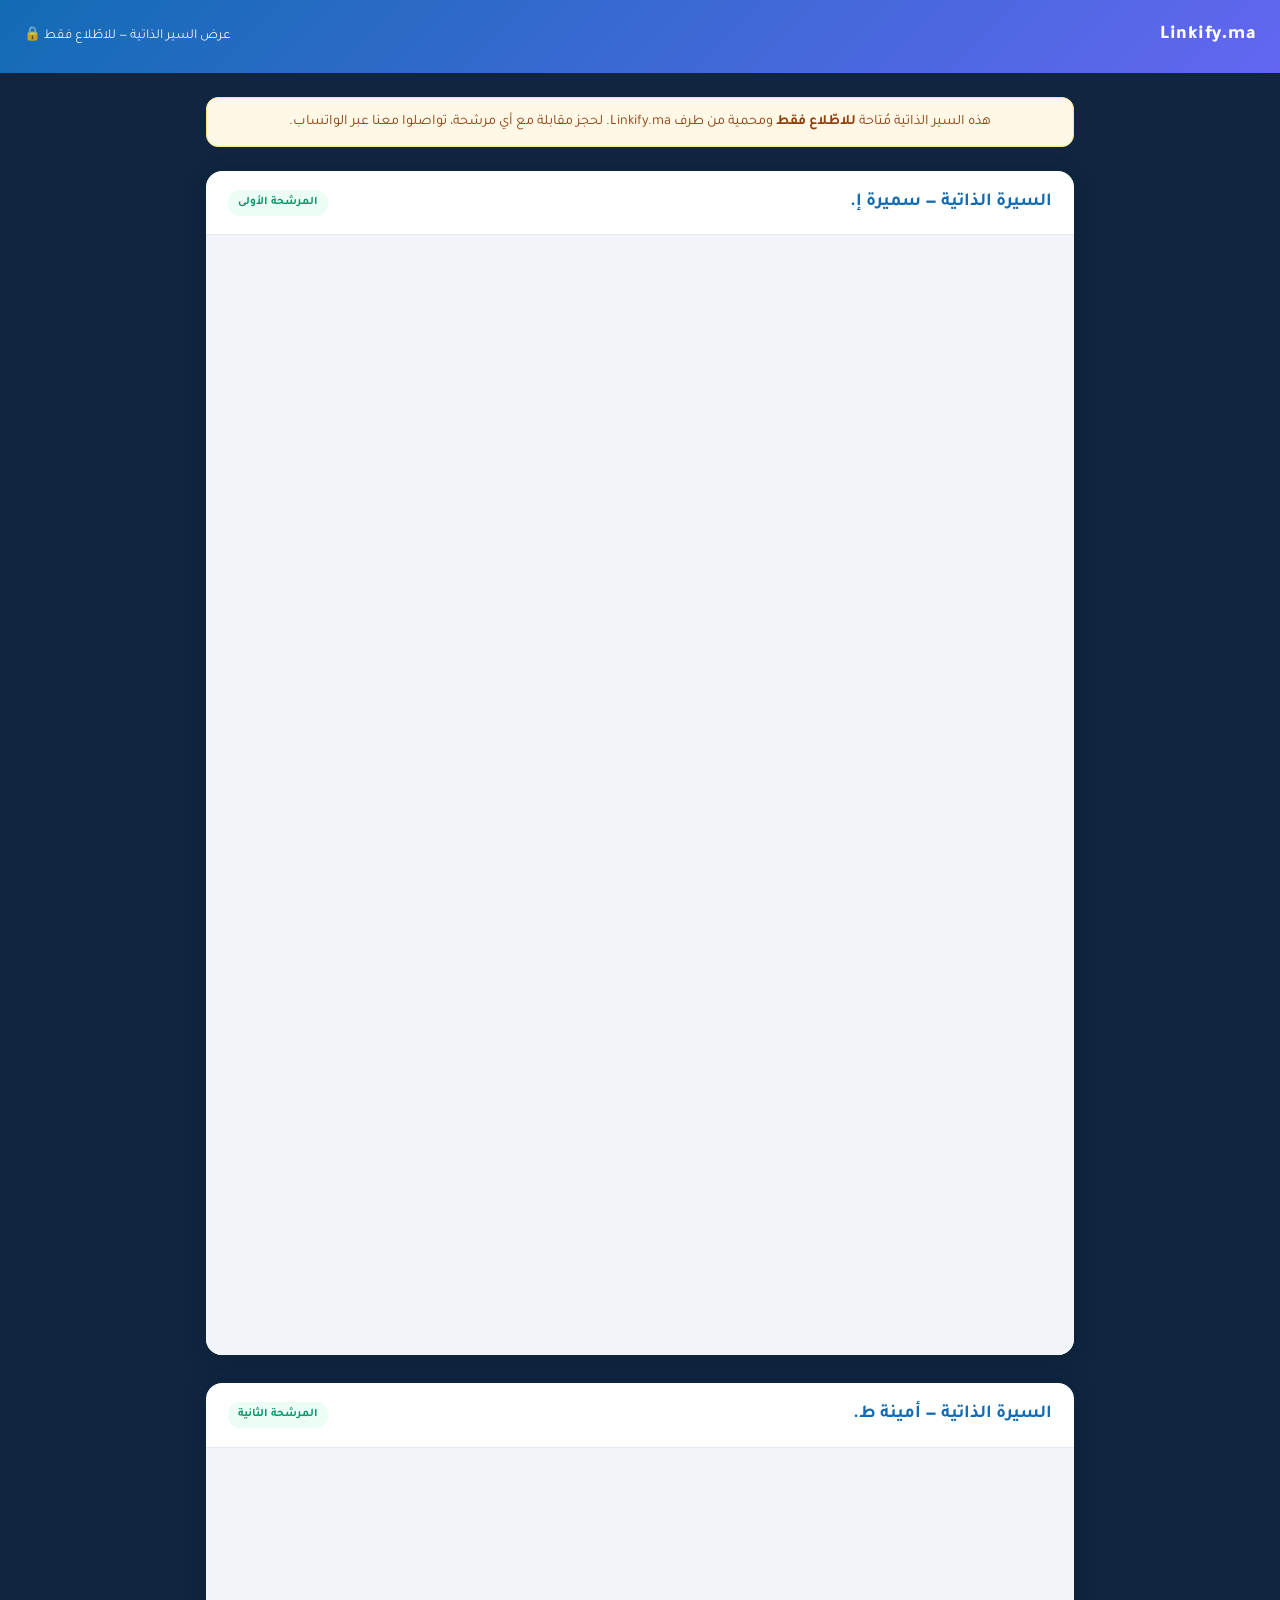
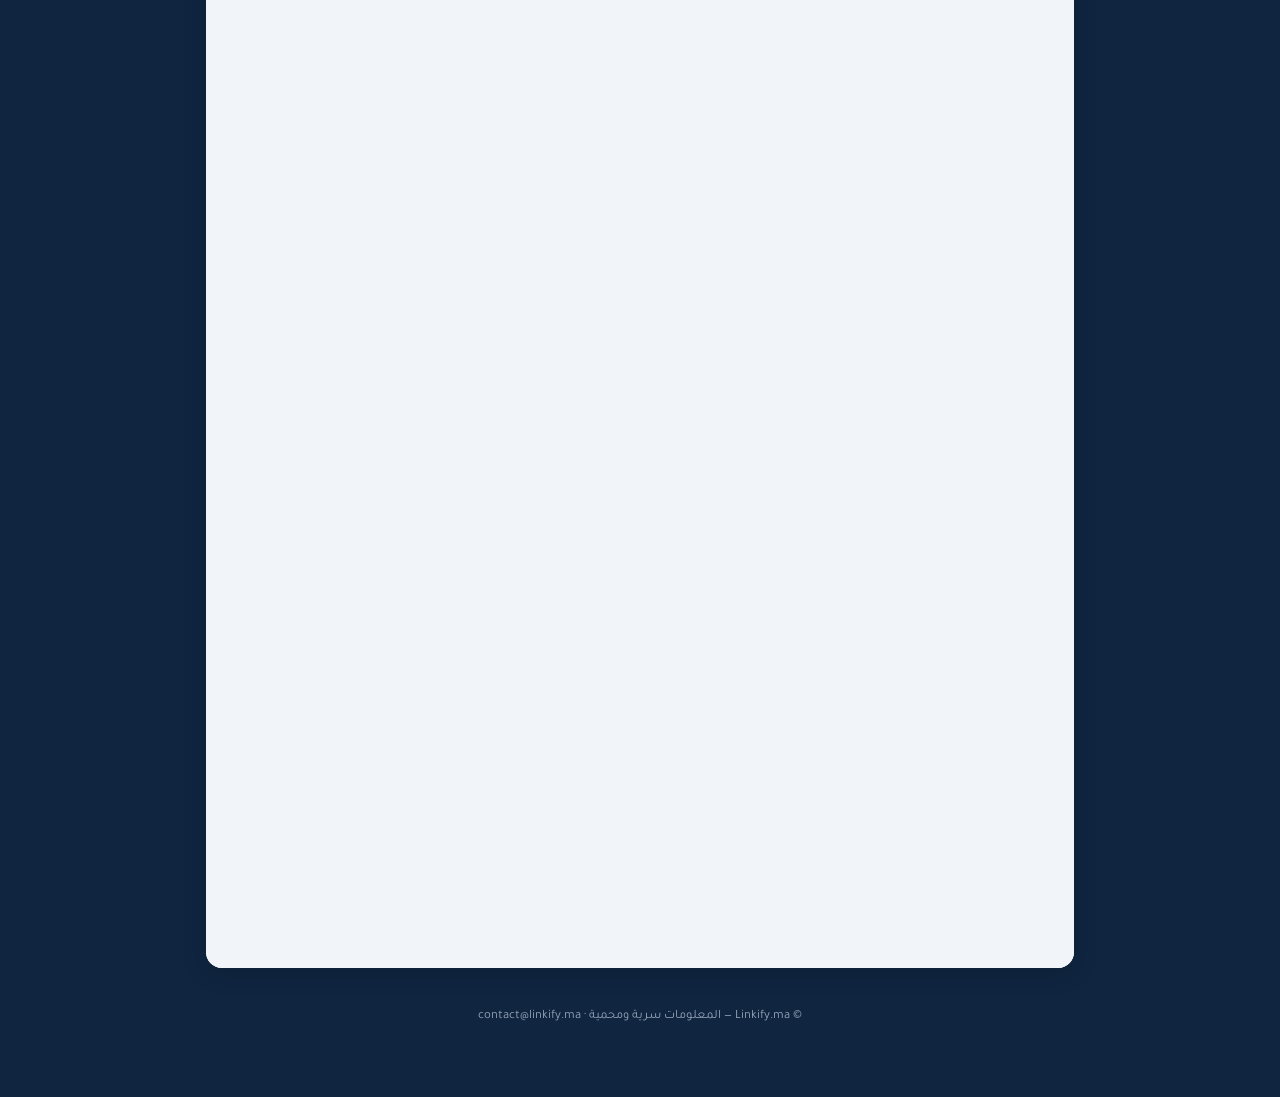
<file: cv-view.html>
<!DOCTYPE html>
<html lang="ar" dir="rtl">
<head>
<meta charset="UTF-8"/>
<meta name="viewport" content="width=device-width, initial-scale=1.0"/>
<meta name="robots" content="noindex, nofollow"/>
<title>Linkify.ma — عرض السير الذاتية</title>
<style>
@import url('https://fonts.googleapis.com/css2?family=Tajawal:wght@400;500;700;800&display=swap');
*{margin:0;padding:0;box-sizing:border-box}
body{font-family:'Tajawal',sans-serif;background:#0f2540;color:#0f2540;line-height:1.7}
.top{background:linear-gradient(135deg,#126cb4,#6366f1);color:#fff;padding:20px 24px;display:flex;justify-content:space-between;align-items:center}
.top .b{font-weight:800;font-size:1.2rem;letter-spacing:.5px}
.top .n{font-size:.85rem;opacity:.9}
.wrap{max-width:900px;margin:0 auto;padding:24px 16px 60px}
.notice{background:#fff8e6;border:1px solid #fde68a;color:#92400e;border-radius:12px;padding:12px 18px;font-size:.9rem;margin-bottom:24px;text-align:center}
.cv-card{background:#fff;border-radius:16px;overflow:hidden;margin-bottom:28px;box-shadow:0 6px 24px rgba(0,0,0,.15)}
.cv-head{padding:16px 22px;border-bottom:1px solid #e2e8f0;display:flex;justify-content:space-between;align-items:center}
.cv-head h2{font-size:1.15rem;color:#126cb4}
.cv-head .tag{background:#ecfdf5;color:#059669;font-size:.72rem;padding:3px 10px;border-radius:12px;font-weight:600}
.cv-frame{position:relative;width:100%;height:1120px;background:#f1f5f9}
.cv-frame iframe{width:100%;height:100%;border:0}
/* invisible layer to discourage direct interaction/right-click on the doc */
.cv-guard{position:absolute;inset:0;z-index:5;background:transparent}
.placeholder{padding:60px 24px;text-align:center;color:#64748b}
.placeholder code{background:#f1f5f9;padding:2px 8px;border-radius:6px;font-size:.85rem}
.foot{text-align:center;color:#94a3b8;font-size:.8rem;padding:10px}
@media print{body{display:none!important}} /* block printing */
</style>
</head>
<body oncontextmenu="return false">

  <div class="top">
    <span class="b">Linkify.ma</span>
    <span class="n">عرض السير الذاتية — للاطّلاع فقط 🔒</span>
  </div>

  <div class="wrap">
    <div class="notice">
      هذه السير الذاتية مُتاحة <b>للاطّلاع فقط</b> ومحمية من طرف Linkify.ma. لحجز مقابلة مع أي مرشحة، تواصلوا معنا عبر الواتساب.
    </div>

    <!-- ===== Samira ===== -->
    <div class="cv-card" id="samira">
      <div class="cv-head"><h2>السيرة الذاتية — سميرة إ.</h2><span class="tag">المرشحة الأولى</span></div>
      <div class="cv-frame">
        <div class="cv-guard"></div>
        <iframe src="https://docs.google.com/document/d/1gQrg1Dw2Crzm71VrhFkjQDkXUUoXSCtx/preview" allow="autoplay"></iframe>
      </div>
    </div>

    <!-- ===== Amina ===== -->
    <div class="cv-card" id="amina">
      <div class="cv-head"><h2>السيرة الذاتية — أمينة ط.</h2><span class="tag">المرشحة الثانية</span></div>
      <div class="cv-frame">
        <div class="cv-guard"></div>
        <iframe src="https://drive.google.com/file/d/12BaFXZPlvXMrQ_nNg4tBm4LQv15DhyLs/preview" allow="autoplay"></iframe>
      </div>
    </div>

    <div class="foot">© Linkify.ma — المعلومات سرية ومحمية · contact@linkify.ma</div>
  </div>

<script>
  // scroll to the requested candidate (#samira / #amina)
  (function(){ var h=location.hash; if(h){ var el=document.querySelector(h); if(el) el.scrollIntoView(); } })();
  // deterrents against saving (not bulletproof, but discourages casual download)
  document.addEventListener('keydown',function(e){
    if((e.ctrlKey||e.metaKey)&&['s','p'].indexOf((e.key||'').toLowerCase())!==-1){e.preventDefault();}
  });
</script>
</body>
</html>
</file>
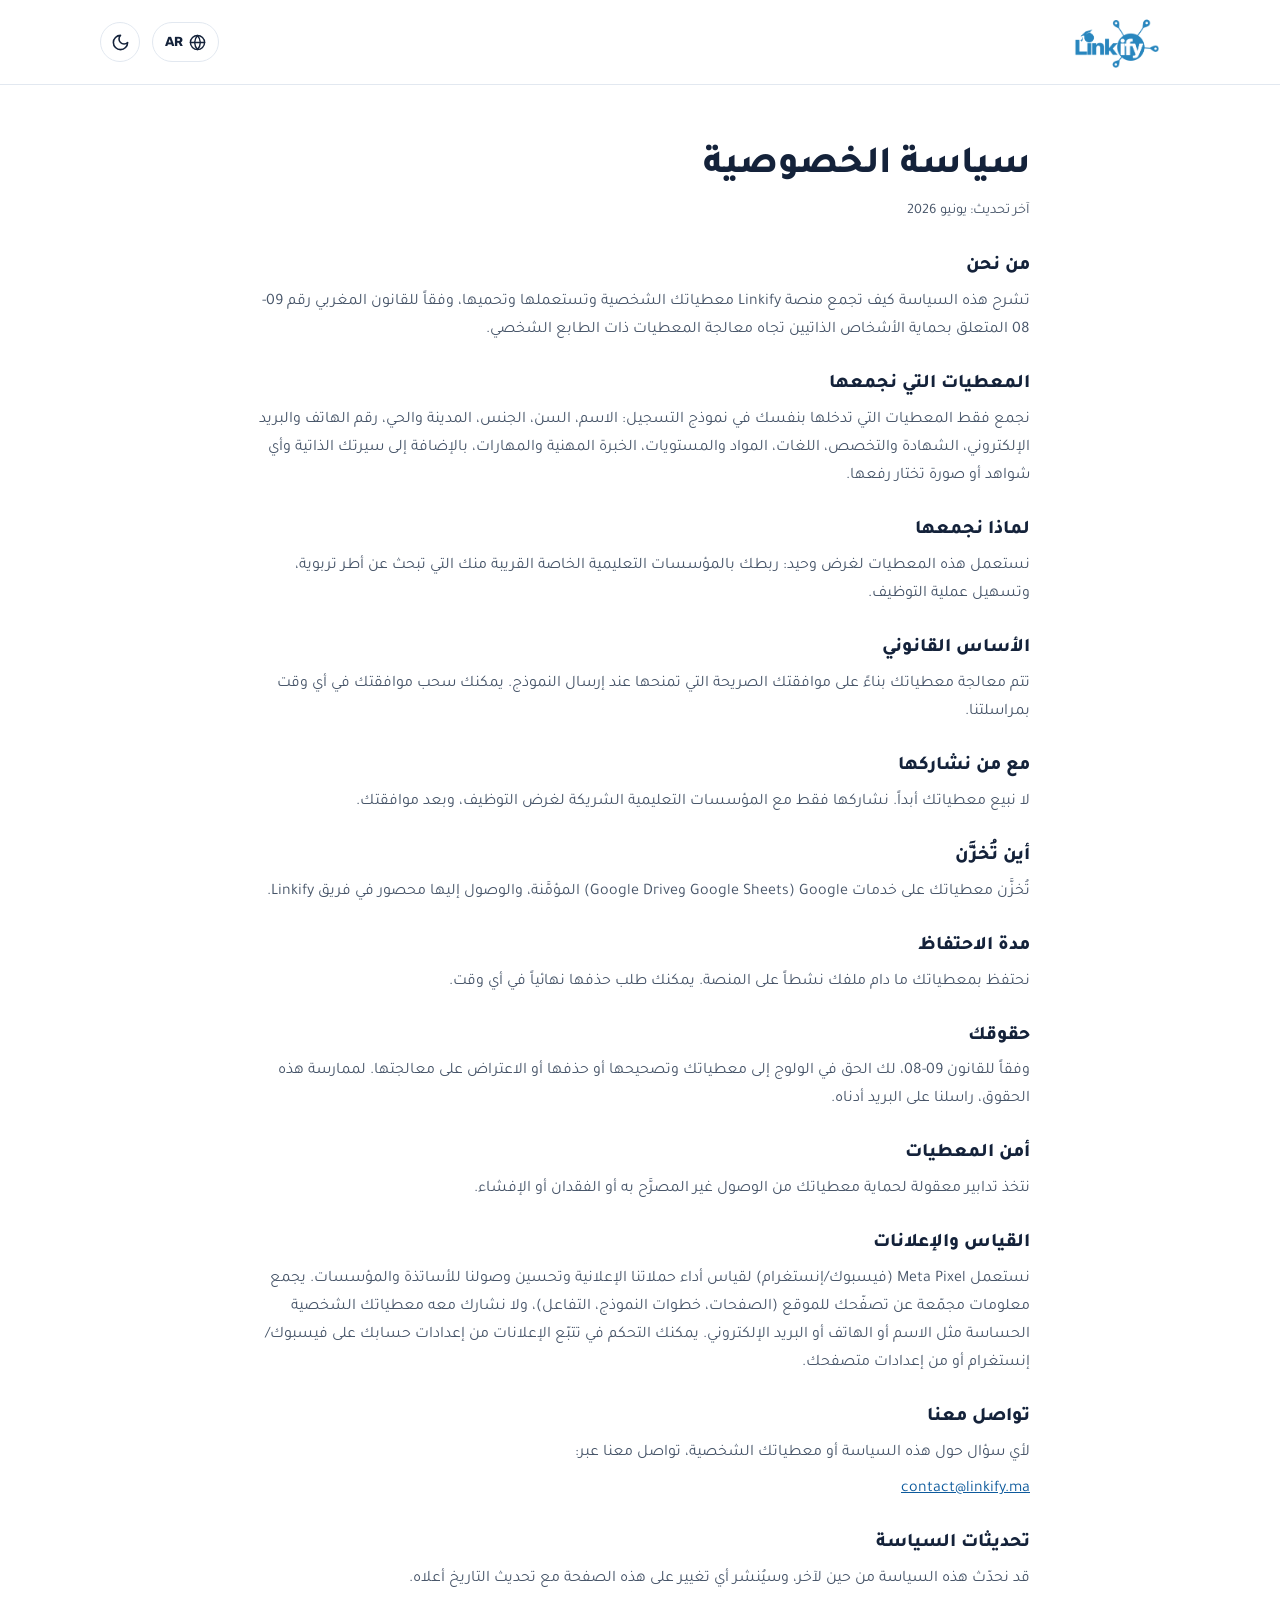
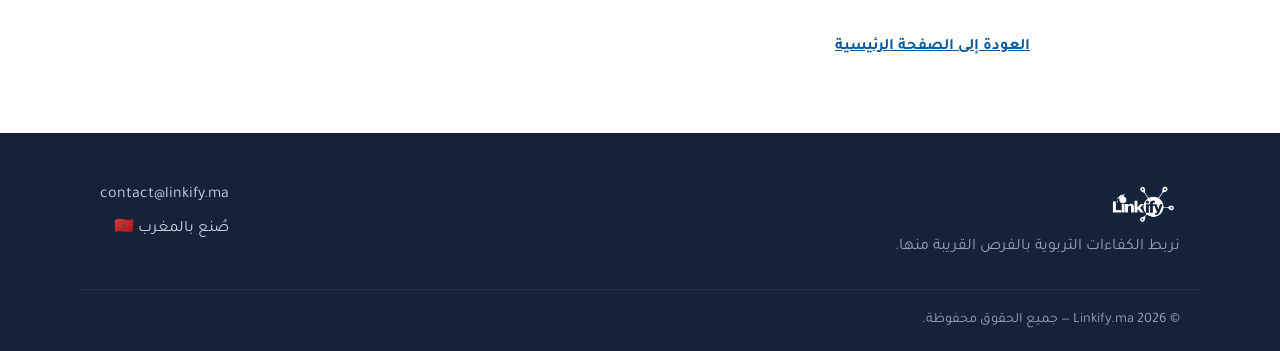
<file: privacy.html>
<!DOCTYPE html>
<html lang="ar" dir="rtl" data-title-key="pp.title">
<head>
  <meta charset="UTF-8" />
  <meta name="viewport" content="width=device-width, initial-scale=1.0" />
  <script>(function(){try{var t=localStorage.getItem('linkify-theme');if(t==='dark'||t==='light')document.documentElement.setAttribute('data-theme',t);}catch(e){}})();</script>
  <script>(function(){try{var p=new URLSearchParams(location.search).get('lang');var l=p||localStorage.getItem('linkify-lang');if(l==='fr'||l==='en'){document.documentElement.setAttribute('lang',l);document.documentElement.setAttribute('dir','ltr');}}catch(e){}})();</script>
  <!-- Meta Pixel -->
  <script>
    !function(f,b,e,v,n,t,s){if(f.fbq)return;n=f.fbq=function(){n.callMethod?n.callMethod.apply(n,arguments):n.queue.push(arguments)};if(!f._fbq)f._fbq=n;n.push=n;n.loaded=!0;n.version='2.0';n.queue=[];t=b.createElement(e);t.async=!0;t.src=v;s=b.getElementsByTagName(e)[0];s.parentNode.insertBefore(t,s)}(window,document,'script','https://connect.facebook.net/en_US/fbevents.js');
    fbq('init','2406345689890898');
    fbq('track','PageView');
  </script>
  <noscript><img height="1" width="1" style="display:none" src="https://www.facebook.com/tr?id=2406345689890898&ev=PageView&noscript=1" alt="" /></noscript>
  <!-- End Meta Pixel -->
  <title>سياسة الخصوصية — Linkify.ma</title>
  <meta name="robots" content="index,follow" />
  <link rel="canonical" href="https://linkify.ma/privacy.html" />
  <link rel="alternate" hreflang="ar" href="https://linkify.ma/privacy.html?lang=ar" />
  <link rel="alternate" hreflang="fr" href="https://linkify.ma/privacy.html?lang=fr" />
  <link rel="alternate" hreflang="en" href="https://linkify.ma/privacy.html?lang=en" />
  <link rel="alternate" hreflang="x-default" href="https://linkify.ma/privacy.html" />

  <link rel="icon" type="image/png" sizes="32x32" href="favicon-32x32.png" />
  <link rel="icon" type="image/png" sizes="16x16" href="favicon-16x16.png" />
  <link rel="apple-touch-icon" sizes="180x180" href="apple-touch-icon.png" />

  <link rel="preconnect" href="https://fonts.googleapis.com" />
  <link rel="preconnect" href="https://fonts.gstatic.com" crossorigin />
  <link href="https://fonts.googleapis.com/css2?family=Rubik:wght@500;600;700&family=Tajawal:wght@400;500;700;800&display=swap" rel="stylesheet" />
  <!-- Analytics: Cloudflare Web Analytics (free, cookieless). Replace PASTE_CLOUDFLARE_TOKEN with your token. -->
  <script defer src="https://static.cloudflareinsights.com/beacon.min.js" data-cf-beacon='{"token": "PASTE_CLOUDFLARE_TOKEN"}'></script>
  <link rel="stylesheet" href="styles.css" />
</head>
<body>
  <header class="site-header">
    <nav class="nav container">
      <a href="index.html#top" class="brand" aria-label="Linkify">
        <span class="brand-logo" role="img" aria-label="Linkify"></span>
      </a>
      <div class="nav-actions">
        <button id="langToggle" class="lang-toggle" type="button" aria-label="Language / اللغة"><svg viewBox="0 0 24 24" fill="none" stroke="currentColor" stroke-width="2" stroke-linecap="round" stroke-linejoin="round"><circle cx="12" cy="12" r="10"/><path d="M2 12h20"/><path d="M12 2a15.3 15.3 0 0 1 4 10 15.3 15.3 0 0 1-4 10 15.3 15.3 0 0 1-4-10 15.3 15.3 0 0 1 4-10z"/></svg><span id="langLabel">AR</span></button>
        <button id="themeToggle" class="theme-toggle" type="button" aria-label="تبديل الوضع الليلي / النهاري"><svg viewBox="0 0 24 24" fill="none" stroke="currentColor" stroke-width="2" stroke-linecap="round" stroke-linejoin="round"><path d="M12 3a6 6 0 0 0 9 9 9 9 0 1 1-9-9Z"/></svg></button>
      </div>
    </nav>
  </header>

  <main>
    <article class="legal container">
      <h1 data-i18n="pp.title">سياسة الخصوصية</h1>
      <p class="updated" data-i18n="pp.updated">آخر تحديث: يونيو 2026</p>

      <h2 data-i18n="pp.introT">من نحن</h2>
      <p data-i18n="pp.introB">تشرح هذه السياسة كيف تجمع منصة Linkify معطياتك الشخصية وتستعملها وتحميها، وفقاً للقانون المغربي رقم 09-08 المتعلق بحماية الأشخاص الذاتيين تجاه معالجة المعطيات ذات الطابع الشخصي.</p>

      <h2 data-i18n="pp.collectT">المعطيات التي نجمعها</h2>
      <p data-i18n="pp.collectB">نجمع فقط المعطيات التي تدخلها بنفسك في نموذج التسجيل: الاسم، السن، الجنس، المدينة والحي، رقم الهاتف والبريد الإلكتروني، الشهادة والتخصص، اللغات، المواد والمستويات، الخبرة المهنية والمهارات، بالإضافة إلى سيرتك الذاتية وأي شواهد أو صورة تختار رفعها.</p>

      <h2 data-i18n="pp.purposeT">لماذا نجمعها</h2>
      <p data-i18n="pp.purposeB">نستعمل هذه المعطيات لغرض وحيد: ربطك بالمؤسسات التعليمية الخاصة القريبة منك التي تبحث عن أطر تربوية، وتسهيل عملية التوظيف.</p>

      <h2 data-i18n="pp.legalT">الأساس القانوني</h2>
      <p data-i18n="pp.legalB">تتم معالجة معطياتك بناءً على موافقتك الصريحة التي تمنحها عند إرسال النموذج. يمكنك سحب موافقتك في أي وقت بمراسلتنا.</p>

      <h2 data-i18n="pp.shareT">مع من نشاركها</h2>
      <p data-i18n="pp.shareB">لا نبيع معطياتك أبداً. نشاركها فقط مع المؤسسات التعليمية الشريكة لغرض التوظيف، وبعد موافقتك.</p>

      <h2 data-i18n="pp.storeT">أين تُخزَّن</h2>
      <p data-i18n="pp.storeB">تُخزَّن معطياتك على خدمات Google (Google Sheets وGoogle Drive) المؤمَّنة، والوصول إليها محصور في فريق Linkify.</p>

      <h2 data-i18n="pp.retentionT">مدة الاحتفاظ</h2>
      <p data-i18n="pp.retentionB">نحتفظ بمعطياتك ما دام ملفك نشطاً على المنصة. يمكنك طلب حذفها نهائياً في أي وقت.</p>

      <h2 data-i18n="pp.rightsT">حقوقك</h2>
      <p data-i18n="pp.rightsB">وفقاً للقانون 09-08، لك الحق في الولوج إلى معطياتك وتصحيحها أو حذفها أو الاعتراض على معالجتها. لممارسة هذه الحقوق، راسلنا على البريد أدناه.</p>

      <h2 data-i18n="pp.securityT">أمن المعطيات</h2>
      <p data-i18n="pp.securityB">نتخذ تدابير معقولة لحماية معطياتك من الوصول غير المصرَّح به أو الفقدان أو الإفشاء.</p>

      <h2 data-i18n="pp.analyticsT">القياس والإعلانات</h2>
      <p data-i18n="pp.analyticsB">نستعمل Meta Pixel (فيسبوك/إنستغرام) لقياس أداء حملاتنا الإعلانية وتحسين وصولنا للأساتذة والمؤسسات. يجمع معلومات مجمّعة عن تصفّحك للموقع (الصفحات، خطوات النموذج، التفاعل)، ولا نشارك معه معطياتك الشخصية الحساسة مثل الاسم أو الهاتف أو البريد الإلكتروني. يمكنك التحكم في تتبّع الإعلانات من إعدادات حسابك على فيسبوك/إنستغرام أو من إعدادات متصفحك.</p>

      <h2 data-i18n="pp.contactT">تواصل معنا</h2>
      <p data-i18n="pp.contactB">لأي سؤال حول هذه السياسة أو معطياتك الشخصية، تواصل معنا عبر:</p>
      <p><a href="mailto:contact@linkify.ma">contact@linkify.ma</a></p>

      <h2 data-i18n="pp.changesT">تحديثات السياسة</h2>
      <p data-i18n="pp.changesB">قد نحدّث هذه السياسة من حين لآخر، وسيُنشر أي تغيير على هذه الصفحة مع تحديث التاريخ أعلاه.</p>

      <a href="index.html#register" class="back-link" data-i18n="pp.back">العودة إلى الصفحة الرئيسية</a>
    </article>
  </main>

  <footer class="site-footer">
    <div class="container footer-grid">
      <div>
        <a href="index.html#top" class="brand"><img src="logo-dark.png" alt="Linkify" class="footer-logo" /></a>
        <p class="footer-tag" data-i18n="foot.tag">نربط الكفاءات التربوية بالفرص القريبة منها.</p>
      </div>
      <div class="footer-contact">
        <a href="mailto:contact@linkify.ma">contact@linkify.ma</a>
        <span data-i18n="foot.made">صُنع بالمغرب 🇲🇦</span>
      </div>
    </div>
    <div class="container footer-bottom">
      <span>© <span id="year"></span> Linkify.ma — <span data-i18n="foot.rights">جميع الحقوق محفوظة.</span></span>
    </div>
  </footer>

  <script src="i18n.js" defer></script>
  <script>
    document.getElementById('year').textContent = new Date().getFullYear();
    (function () {
      var KEY = 'linkify-theme', root = document.documentElement, btn = document.getElementById('themeToggle');
      function effective() {
        var t = root.getAttribute('data-theme');
        return t ? t : (window.matchMedia('(prefers-color-scheme: dark)').matches ? 'dark' : 'light');
      }
      var MOON = '<svg viewBox="0 0 24 24" fill="none" stroke="currentColor" stroke-width="2" stroke-linecap="round" stroke-linejoin="round"><path d="M12 3a6 6 0 0 0 9 9 9 9 0 1 1-9-9Z"/></svg>';
      var SUN = '<svg viewBox="0 0 24 24" fill="none" stroke="currentColor" stroke-width="2" stroke-linecap="round" stroke-linejoin="round"><circle cx="12" cy="12" r="4"/><path d="M12 2v2"/><path d="M12 20v2"/><path d="m4.93 4.93 1.41 1.41"/><path d="m17.66 17.66 1.41 1.41"/><path d="M2 12h2"/><path d="M20 12h2"/><path d="m6.34 17.66-1.41 1.41"/><path d="m19.07 4.93-1.41 1.41"/></svg>';
      function setIcon() { if (btn) btn.innerHTML = effective() === 'dark' ? SUN : MOON; }
      setIcon();
      var animTimer;
      if (btn) btn.addEventListener('click', function () {
        var next = effective() === 'dark' ? 'light' : 'dark';
        root.classList.add('theme-anim');
        clearTimeout(animTimer);
        animTimer = setTimeout(function () { root.classList.remove('theme-anim'); }, 500);
        root.setAttribute('data-theme', next);
        try { localStorage.setItem(KEY, next); } catch (e) {}
        setIcon();
        btn.classList.remove('spin'); void btn.offsetWidth; btn.classList.add('spin');
      });
    })();
  </script>
</body>
</html>
</file>
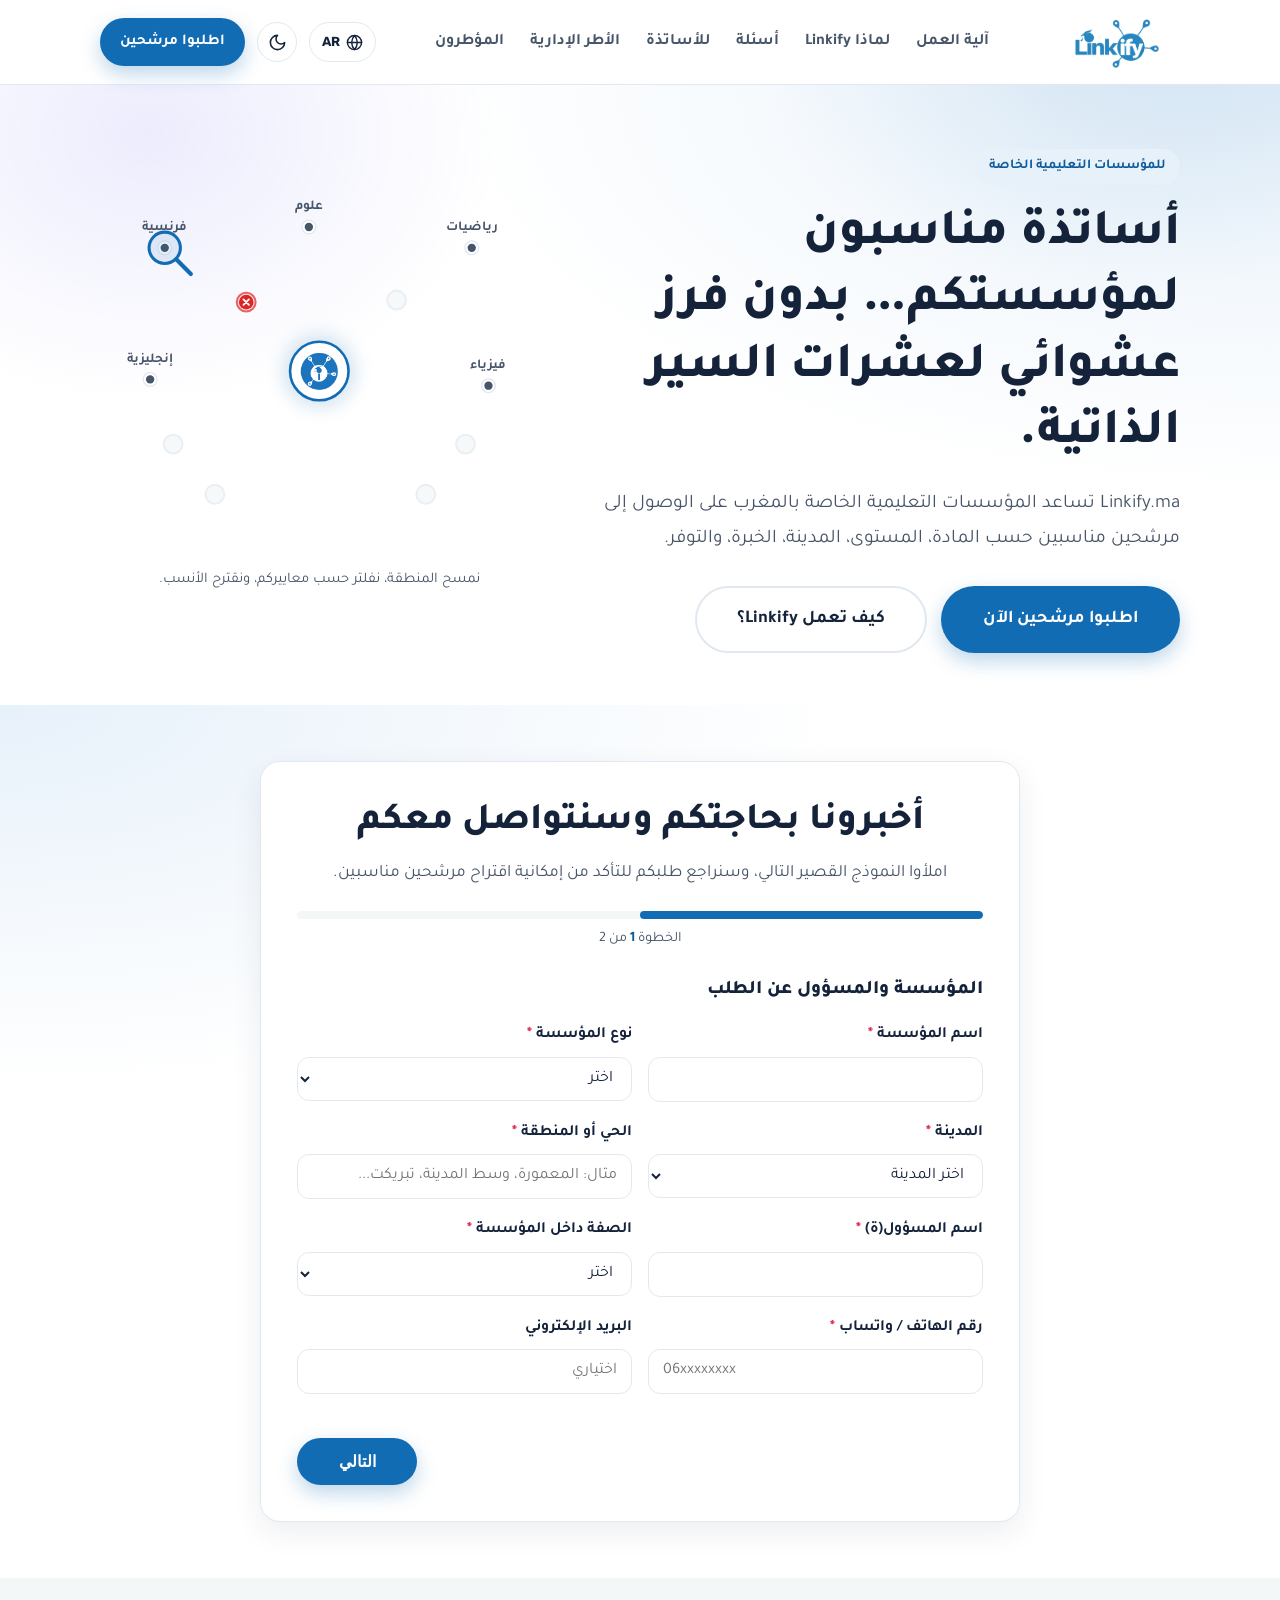
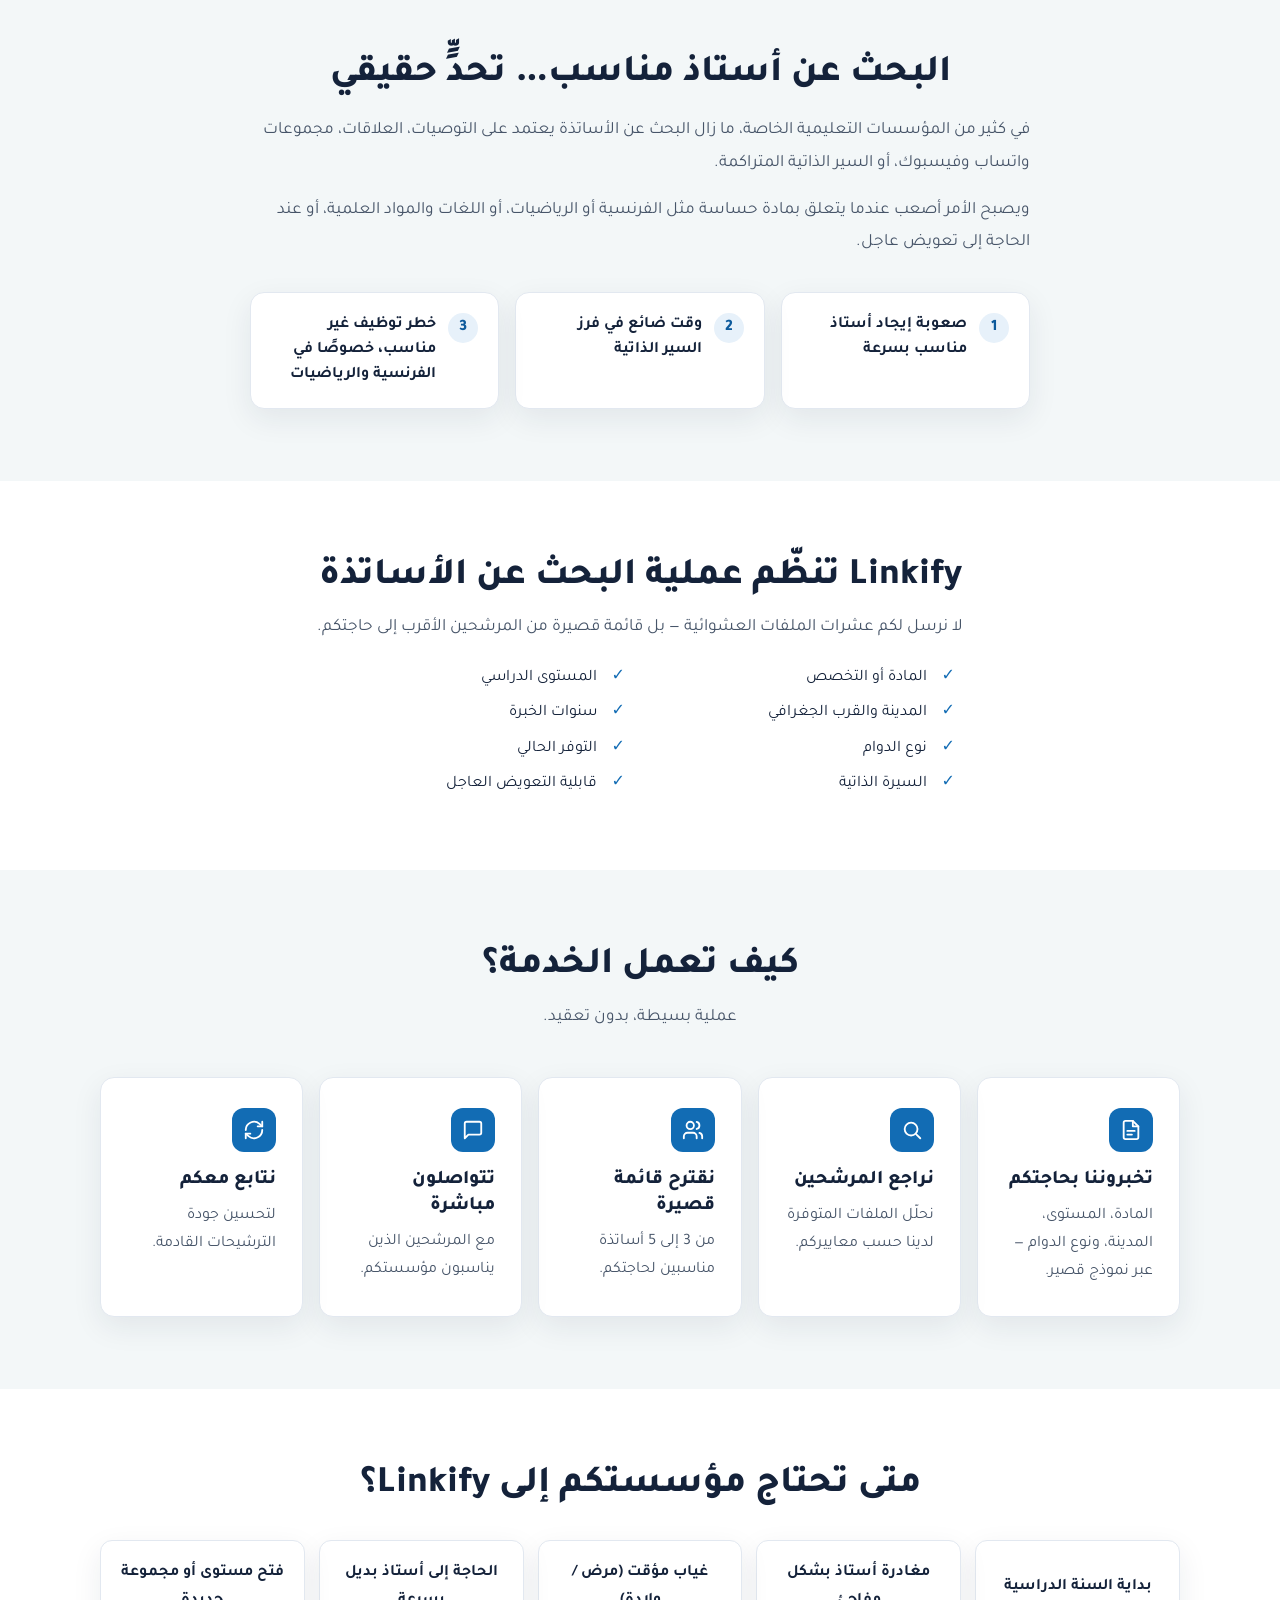
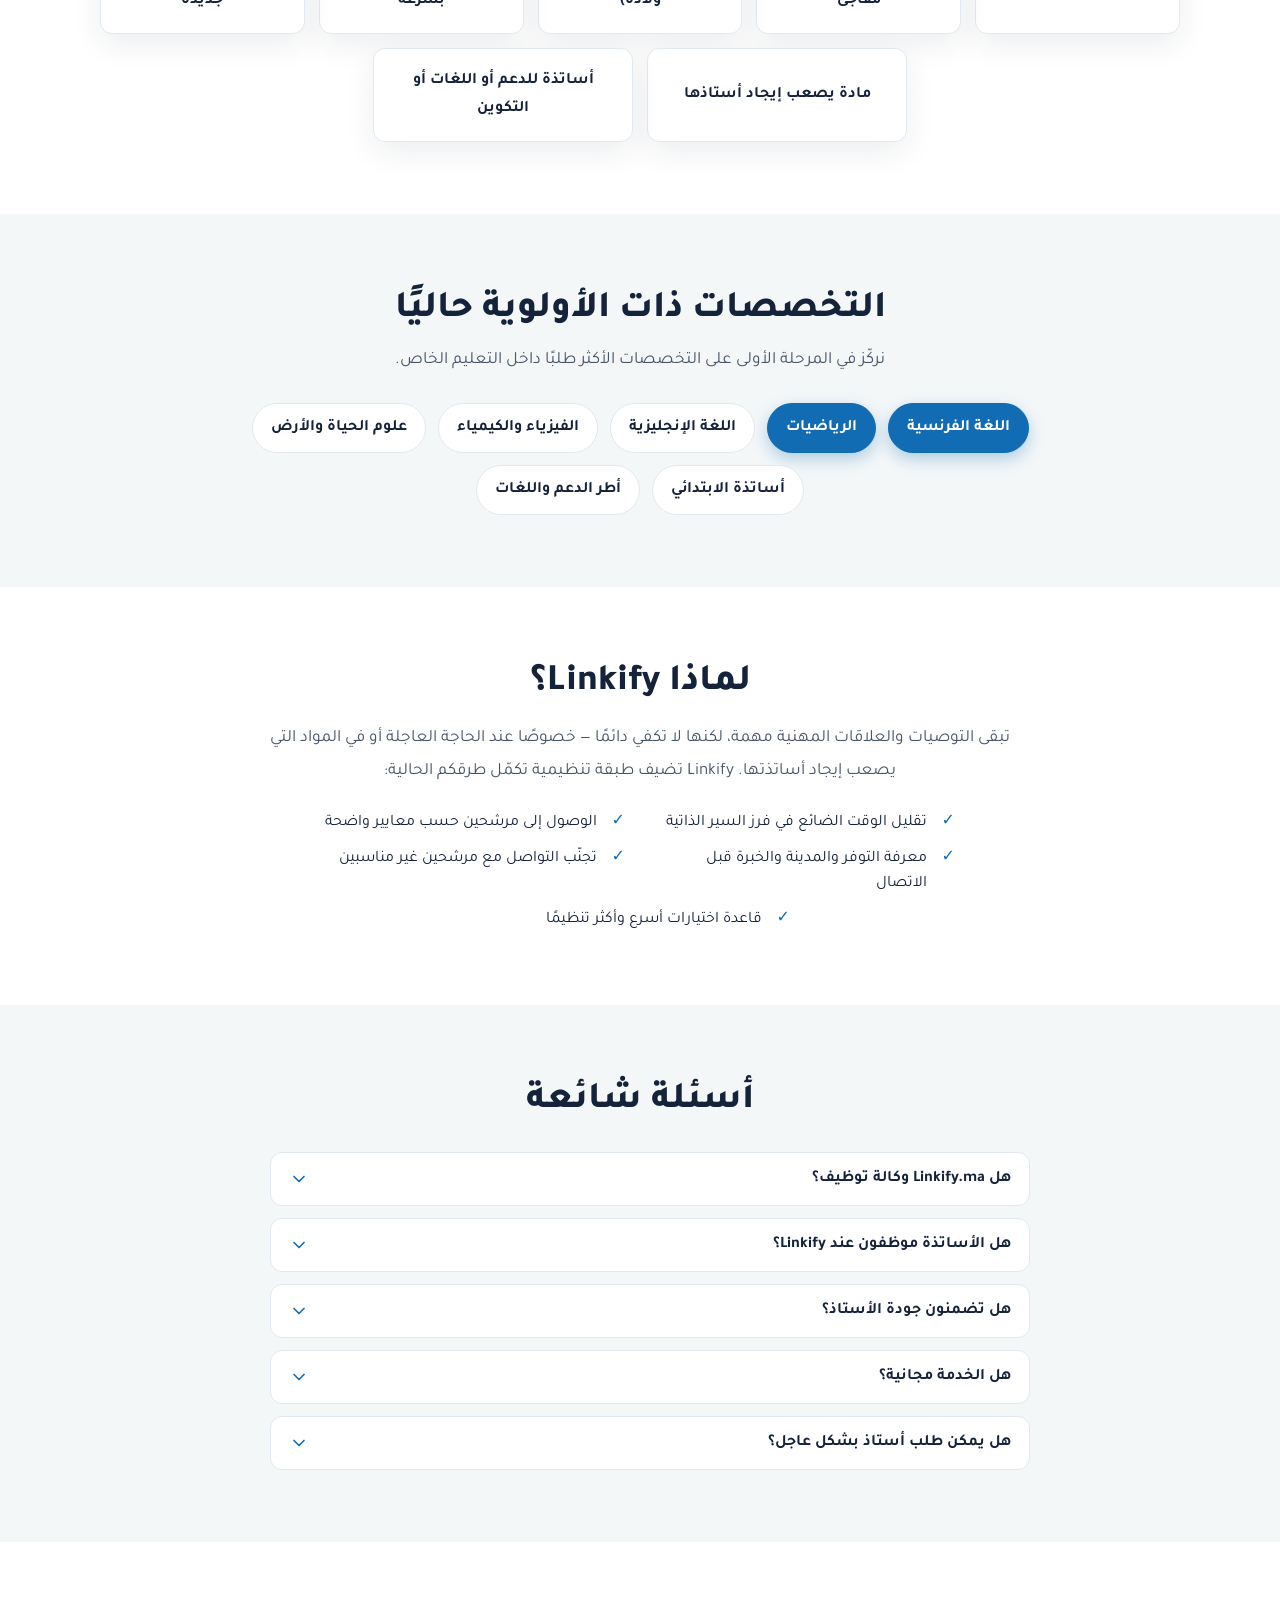
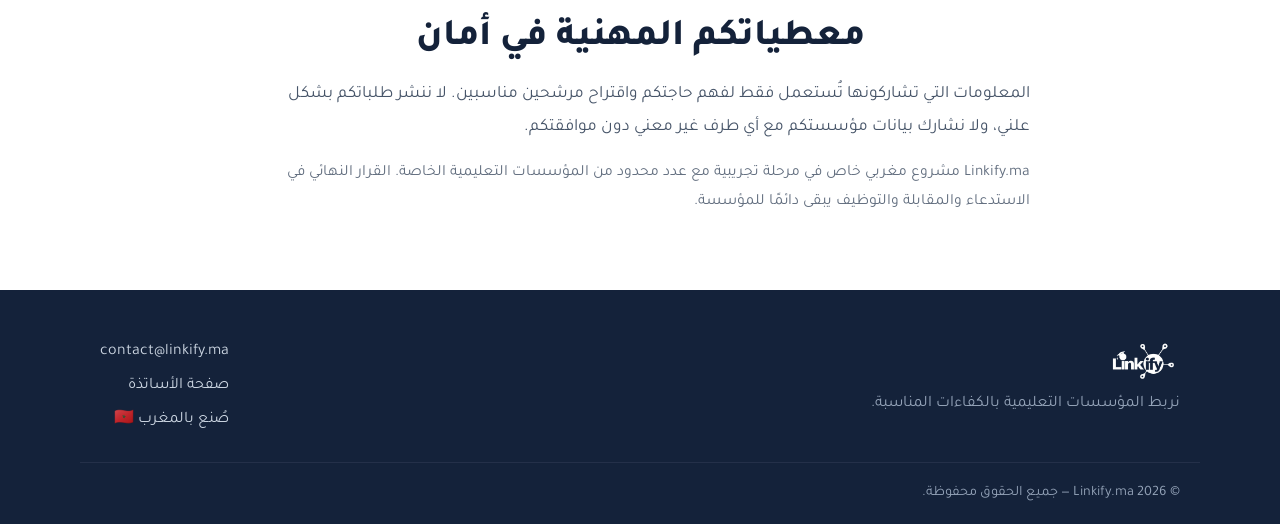
<file: schools.html>
<!DOCTYPE html>
<html lang="ar" dir="rtl" data-title-key="s.meta.title">
<head>
  <meta charset="UTF-8" />
  <meta name="viewport" content="width=device-width, initial-scale=1.0" />
  <script>(function(){try{var t=localStorage.getItem('linkify-theme');if(t==='dark'||t==='light')document.documentElement.setAttribute('data-theme',t);}catch(e){}})();</script>
  <script>(function(){try{var p=new URLSearchParams(location.search).get('lang');var l=p||localStorage.getItem('linkify-lang');if(l==='fr'||l==='en'){document.documentElement.setAttribute('lang',l);document.documentElement.setAttribute('dir','ltr');}}catch(e){}})();</script>
  <!-- Meta Pixel -->
  <script>
    !function(f,b,e,v,n,t,s){if(f.fbq)return;n=f.fbq=function(){n.callMethod?n.callMethod.apply(n,arguments):n.queue.push(arguments)};if(!f._fbq)f._fbq=n;n.push=n;n.loaded=!0;n.version='2.0';n.queue=[];t=b.createElement(e);t.async=!0;t.src=v;s=b.getElementsByTagName(e)[0];s.parentNode.insertBefore(t,s)}(window,document,'script','https://connect.facebook.net/en_US/fbevents.js');
    fbq('init','2406345689890898');
    fbq('track','PageView');
  </script>
  <noscript><img height="1" width="1" style="display:none" src="https://www.facebook.com/tr?id=2406345689890898&ev=PageView&noscript=1" alt="" /></noscript>
  <!-- End Meta Pixel -->
  <title>Linkify.ma — للمؤسسات التعليمية | أساتذة مناسبون بسرعة</title>
  <meta name="description" content="Linkify.ma تساعد المؤسسات التعليمية الخاصة بالمغرب على الوصول إلى أساتذة مؤهلين حسب المادة، المدينة، الخبرة، والتوفر — بدل الفرز العشوائي للسير الذاتية." />

  <meta property="og:title" content="Linkify.ma — للمؤسسات التعليمية" />
  <meta property="og:description" content="احصلوا على قائمة قصيرة من الأساتذة المناسبين حسب المادة، المستوى، المدينة، والتوفر." />
  <meta property="og:type" content="website" />
  <meta property="og:site_name" content="Linkify.ma" />
  <meta property="og:locale" content="ar_MA" />
  <meta property="og:url" content="https://linkify.ma/schools.html" />
  <meta property="og:image" content="https://linkify.ma/og-image.png" />
  <meta property="og:image:secure_url" content="https://linkify.ma/og-image.png" />
  <meta property="og:image:type" content="image/png" />
  <meta property="og:image:width" content="1200" />
  <meta property="og:image:height" content="630" />
  <meta property="og:image:alt" content="Linkify.ma" />
  <meta name="twitter:card" content="summary_large_image" />
  <meta name="twitter:title" content="Linkify.ma — للمؤسسات التعليمية" />
  <meta name="twitter:description" content="احصلوا على قائمة قصيرة من الأساتذة المناسبين حسب المادة، المستوى، المدينة، والتوفر." />
  <meta name="twitter:image" content="https://linkify.ma/og-image.png" />
  <link rel="canonical" href="https://linkify.ma/schools.html" />

  <link rel="icon" type="image/png" sizes="32x32" href="favicon-32x32.png" />
  <link rel="icon" type="image/png" sizes="16x16" href="favicon-16x16.png" />
  <link rel="shortcut icon" href="favicon-48x48.png" />
  <link rel="apple-touch-icon" sizes="180x180" href="apple-touch-icon.png" />

  <link rel="preconnect" href="https://fonts.googleapis.com" />
  <link rel="preconnect" href="https://fonts.gstatic.com" crossorigin />
  <link href="https://fonts.googleapis.com/css2?family=Rubik:wght@500;600;700&family=Tajawal:wght@400;500;700;800&display=swap" rel="stylesheet" />
  <link rel="stylesheet" href="styles.css" />
</head>
<body class="schools-page">
  <!-- ============ HEADER ============ -->
  <header class="site-header">
    <nav class="nav container">
      <a href="index.html" class="brand" aria-label="Linkify">
        <span class="brand-logo" role="img" aria-label="Linkify"></span>
      </a>
      <ul class="nav-links">
        <li><a href="#how" data-i18n="s.nav.how">آلية العمل</a></li>
        <li><a href="#why" data-i18n="s.nav.why">لماذا Linkify</a></li>
        <li><a href="#faq" data-i18n="s.nav.faq">أسئلة</a></li>
        <li><a href="index.html" data-i18n="s.nav.teachers">للأساتذة</a></li>
        <li><a href="administration.html" data-i18n="a.nav.admin">الأطر الإدارية</a></li>
        <li><a href="facilitators/" data-i18n="nav.facilitators">المؤطرون</a></li>
      </ul>
      <div class="nav-actions">
        <button id="langToggle" class="lang-toggle" type="button" aria-label="Language / اللغة"><svg viewBox="0 0 24 24" fill="none" stroke="currentColor" stroke-width="2" stroke-linecap="round" stroke-linejoin="round"><circle cx="12" cy="12" r="10"/><path d="M2 12h20"/><path d="M12 2a15.3 15.3 0 0 1 4 10 15.3 15.3 0 0 1-4 10 15.3 15.3 0 0 1-4-10 15.3 15.3 0 0 1 4-10z"/></svg><span id="langLabel">AR</span></button>
        <button id="themeToggle" class="theme-toggle" type="button" aria-label="تبديل الوضع الليلي / النهاري"><svg viewBox="0 0 24 24" fill="none" stroke="currentColor" stroke-width="2" stroke-linecap="round" stroke-linejoin="round"><path d="M12 3a6 6 0 0 0 9 9 9 9 0 1 1-9-9Z"/></svg></button>
        <a href="#request" class="btn btn-primary btn-sm" data-i18n="s.nav.cta">اطلبوا مرشحين</a>
        <button id="navToggle" class="nav-toggle" type="button" aria-label="القائمة"><svg viewBox="0 0 24 24" fill="none" stroke="currentColor" stroke-width="2" stroke-linecap="round"><path d="M4 6h16M4 12h16M4 18h16"/></svg></button>
      </div>
    </nav>
  </header>

  <main id="top">
    <!-- ============ HERO ============ -->
    <section class="hero schools-hero">
      <div class="container hero-grid">
        <div class="hero-content">
          <span class="badge" data-i18n="s.hero.badge">للمؤسسات التعليمية الخاصة</span>
          <h1 data-i18n="s.hero.h1">أساتذة مناسبون لمؤسستكم… بدون فرز عشوائي لعشرات السير الذاتية.</h1>
          <p class="lead" data-i18n="s.hero.lead">
            Linkify.ma تساعد المؤسسات التعليمية الخاصة بالمغرب على الوصول إلى مرشحين مناسبين
            حسب المادة، المستوى، المدينة، الخبرة، والتوفر.
          </p>
          <div class="hero-cta">
            <a href="#request" class="btn btn-primary btn-lg" data-i18n="s.hero.cta1">اطلبوا مرشحين الآن</a>
            <a href="#how" class="btn btn-ghost btn-lg" data-i18n="s.hero.cta2">كيف تعمل Linkify؟</a>
          </div>
        </div>

        <!-- matching animation: scan -> discover -> filter -> connect quality teachers -->
        <div class="hero-visual schools-visual" aria-hidden="true">
          <svg class="match-svg" viewBox="0 0 420 360" xmlns="http://www.w3.org/2000/svg">
            <defs>
              <linearGradient id="schGrad" x1="0" y1="0" x2="1" y2="1">
                <stop offset="0" stop-color="#126cb4" /><stop offset="1" stop-color="#6366f1" />
              </linearGradient>
            </defs>

            <!-- connection lines (drawn behind) -->
            <g fill="none">
              <path class="sv-link l1" pathLength="1" d="M62 64 L210 182" />
              <path class="sv-link l2" pathLength="1" d="M356 64 L210 182" />
              <path class="sv-link l3" pathLength="1" d="M48 190 L210 182" />
              <path class="sv-link l4" pathLength="1" d="M372 196 L210 182" />
              <path class="sv-link l5" pathLength="1" d="M200 44 L210 182" />
            </g>

            <!-- central glowing hub (simple circle + aura, like the teachers page) -->
            <g class="sv-school" transform="translate(210,182)">
              <circle class="sv-aura" r="34" />
              <circle class="sv-ring" r="28" /><circle class="sv-ring r2" r="28" />
              <circle class="sv-hub-bg" r="28" />
              <image href="icon.png" x="-18" y="-18" width="36" height="36" />
            </g>

            <!-- quality teacher nodes (get matched) -->
            <g class="sv-node q n1" transform="translate(62,64)">
              <text class="sv-label" y="-17" data-i18n="s.mn.fr">فرنسية</text>
              <circle class="sv-core" r="11" /><circle class="sv-dot" r="4" />
              <g class="sv-check" transform="translate(13,-13)"><circle r="7" fill="#16a34a" /><path d="M-3 0 l2 2 4 -4" stroke="#fff" stroke-width="1.7" fill="none" stroke-linecap="round" stroke-linejoin="round" /></g>
            </g>
            <g class="sv-node q n2" transform="translate(356,64)">
              <text class="sv-label" y="-17" data-i18n="s.mn.math">رياضيات</text>
              <circle class="sv-core" r="11" /><circle class="sv-dot" r="4" />
              <g class="sv-check" transform="translate(13,-13)"><circle r="7" fill="#16a34a" /><path d="M-3 0 l2 2 4 -4" stroke="#fff" stroke-width="1.7" fill="none" stroke-linecap="round" stroke-linejoin="round" /></g>
            </g>
            <g class="sv-node q n3" transform="translate(48,190)">
              <text class="sv-label" y="-17" data-i18n="s.mn.en">إنجليزية</text>
              <circle class="sv-core" r="11" /><circle class="sv-dot" r="4" />
              <g class="sv-check" transform="translate(13,-13)"><circle r="7" fill="#16a34a" /><path d="M-3 0 l2 2 4 -4" stroke="#fff" stroke-width="1.7" fill="none" stroke-linecap="round" stroke-linejoin="round" /></g>
            </g>
            <g class="sv-node q n4" transform="translate(372,196)">
              <text class="sv-label" y="-17" data-i18n="s.mn.pc">فيزياء</text>
              <circle class="sv-core" r="11" /><circle class="sv-dot" r="4" />
              <g class="sv-check" transform="translate(13,-13)"><circle r="7" fill="#16a34a" /><path d="M-3 0 l2 2 4 -4" stroke="#fff" stroke-width="1.7" fill="none" stroke-linecap="round" stroke-linejoin="round" /></g>
            </g>
            <g class="sv-node q n5" transform="translate(200,44)">
              <text class="sv-label" y="-17" data-i18n="s.mn.sci">علوم</text>
              <circle class="sv-core" r="11" /><circle class="sv-dot" r="4" />
              <g class="sv-check" transform="translate(13,-13)"><circle r="7" fill="#16a34a" /><path d="M-3 0 l2 2 4 -4" stroke="#fff" stroke-width="1.7" fill="none" stroke-linecap="round" stroke-linejoin="round" /></g>
            </g>

            <!-- lower-quality candidates: they drift around, but get inspected + filtered out -->
            <g class="sv-node dim d1" transform="translate(110,300)"><g class="sv-float f1"><circle class="sv-core" r="9" /><g class="sv-reject" transform="translate(11,-11)"><circle r="7" fill="#dc2626" /><path d="M-2.6 -2.6 l5.2 5.2 M2.6 -2.6 l-5.2 5.2" stroke="#fff" stroke-width="1.8" stroke-linecap="round" /></g></g></g>
            <g class="sv-node dim d2" transform="translate(312,300)"><g class="sv-float f2"><circle class="sv-core" r="9" /><g class="sv-reject" transform="translate(11,-11)"><circle r="7" fill="#dc2626" /><path d="M-2.6 -2.6 l5.2 5.2 M2.6 -2.6 l-5.2 5.2" stroke="#fff" stroke-width="1.8" stroke-linecap="round" /></g></g></g>
            <g class="sv-node dim d3" transform="translate(140,116)"><g class="sv-float f3"><circle class="sv-core" r="9" /><g class="sv-reject" transform="translate(11,-11)"><circle r="7" fill="#dc2626" /><path d="M-2.6 -2.6 l5.2 5.2 M2.6 -2.6 l-5.2 5.2" stroke="#fff" stroke-width="1.8" stroke-linecap="round" /></g></g></g>
            <g class="sv-node dim d4" transform="translate(284,114)"><g class="sv-float f1"><circle class="sv-core" r="9" /><g class="sv-reject" transform="translate(11,-11)"><circle r="7" fill="#dc2626" /><path d="M-2.6 -2.6 l5.2 5.2 M2.6 -2.6 l-5.2 5.2" stroke="#fff" stroke-width="1.8" stroke-linecap="round" /></g></g></g>
            <g class="sv-node dim d5" transform="translate(70,252)"><g class="sv-float f2"><circle class="sv-core" r="9" /><g class="sv-reject" transform="translate(11,-11)"><circle r="7" fill="#dc2626" /><path d="M-2.6 -2.6 l5.2 5.2 M2.6 -2.6 l-5.2 5.2" stroke="#fff" stroke-width="1.8" stroke-linecap="round" /></g></g></g>
            <g class="sv-node dim d6" transform="translate(350,252)"><g class="sv-float f3"><circle class="sv-core" r="9" /><g class="sv-reject" transform="translate(11,-11)"><circle r="7" fill="#dc2626" /><path d="M-2.6 -2.6 l5.2 5.2 M2.6 -2.6 l-5.2 5.2" stroke="#fff" stroke-width="1.8" stroke-linecap="round" /></g></g></g>

            <!-- scanning magnifier -->
            <g class="sv-mag">
              <circle r="15" fill="rgba(18,108,180,.10)" /><circle class="sv-lens" r="15" />
              <line class="sv-handle" x1="11" y1="11" x2="25" y2="25" />
            </g>
          </svg>
          <p class="sv-caption" data-i18n="s.match.cap">نمسح المنطقة، نفلتر حسب معاييركم، ونقترح الأنسب.</p>
        </div>
      </div>
    </section>

    <!-- ============ REQUEST FORM (right after hero) ============ -->
    <section class="section form-section" id="request">
      <div class="container form-wrap">
        <header class="form-head">
          <h2 class="section-title" data-i18n="s.form.title">أخبرونا بحاجتكم وسنتواصل معكم</h2>
          <p class="section-sub" data-i18n="s.form.sub">املأوا النموذج القصير التالي، وسنراجع طلبكم للتأكد من إمكانية اقتراح مرشحين مناسبين.</p>
        </header>

        <div class="progress" aria-hidden="true">
          <div class="progress-bar"><span id="progressFill"></span></div>
          <div class="progress-text"><span data-i18n="form.step">الخطوة</span> <strong id="stepNow">1</strong> <span data-i18n="form.of">من</span> <span id="stepTotal">2</span></div>
        </div>

        <form id="schoolForm" novalidate>
          <div class="hp-field" aria-hidden="true">
            <label for="website">Website</label>
            <input type="text" id="website" name="website" tabindex="-1" autocomplete="off" />
          </div>

          <!-- STEP 1: institution + contact -->
          <fieldset class="form-step is-active" data-step="1">
            <legend class="step-legend"><span data-i18n="s.st1">المؤسسة والمسؤول عن الطلب</span></legend>
            <div class="grid-2">
              <div class="field">
                <label for="school_name"><span data-i18n="s.f.school_name">اسم المؤسسة</span> <span class="req">*</span></label>
                <input type="text" id="school_name" name="school_name" required />
              </div>
              <div class="field">
                <label for="institution_type"><span data-i18n="s.f.institution_type">نوع المؤسسة</span> <span class="req">*</span></label>
                <select id="institution_type" name="institution_type" required>
                  <option value="" disabled selected data-i18n="s.opt.choose">اختر</option>
                  <option value="مدرسة خاصة" data-i18n="s.it.school">مدرسة خاصة</option>
                  <option value="مركز دعم وتقوية" data-i18n="s.it.support">مركز دعم وتقوية</option>
                  <option value="مركز لغات" data-i18n="s.it.lang">مركز لغات</option>
                  <option value="مؤسسة تكوين مهني" data-i18n="s.it.training">مؤسسة تكوين مهني</option>
                  <option value="روض / تعليم أولي" data-i18n="s.it.nursery">روض / تعليم أولي</option>
                  <option value="مؤسسة تعليم عالي خاص" data-i18n="s.it.higher">مؤسسة تعليم عالي خاص</option>
                </select>
              </div>
            </div>
            <div class="grid-2">
              <div class="field">
                <label for="city"><span data-i18n="s.f.city">المدينة</span> <span class="req">*</span></label>
                <select id="city" name="city" required>
                  <option value="" disabled selected data-i18n="s.ph.city">اختر المدينة</option>
                  <option value="القنيطرة">القنيطرة</option><option value="سلا">سلا</option><option value="الرباط">الرباط</option><option value="تمارة">تمارة</option>
                  <option value="الصخيرات">الصخيرات</option><option value="بوزنيقة">بوزنيقة</option><option value="المحمدية">المحمدية</option><option value="الدار البيضاء">الدار البيضاء</option>
                  <option value="طنجة">طنجة</option><option value="تطوان">تطوان</option><option value="العرائش">العرائش</option><option value="القصر الكبير">القصر الكبير</option>
                  <option value="سيدي سليمان">سيدي سليمان</option><option value="سيدي قاسم">سيدي قاسم</option><option value="وزان">وزان</option><option value="مكناس">مكناس</option>
                  <option value="فاس">فاس</option><option value="صفرو">صفرو</option><option value="تازة">تازة</option><option value="وجدة">وجدة</option>
                  <option value="بركان">بركان</option><option value="الناضور">الناضور</option><option value="خريبكة">خريبكة</option><option value="بني ملال">بني ملال</option>
                  <option value="الفقيه بن صالح">الفقيه بن صالح</option><option value="سطات">سطات</option><option value="برشيد">برشيد</option><option value="الجديدة">الجديدة</option>
                  <option value="سيدي بنور">سيدي بنور</option><option value="آسفي">آسفي</option><option value="الصويرة">الصويرة</option><option value="مراكش">مراكش</option>
                  <option value="قلعة السراغنة">قلعة السراغنة</option><option value="أكادير">أكادير</option><option value="إنزكان">إنزكان</option><option value="آيت ملول">آيت ملول</option>
                  <option value="تارودانت">تارودانت</option><option value="تيزنيت">تيزنيت</option><option value="مدينة أخرى" data-i18n="s.opt.otherCity">مدينة أخرى</option>
                </select>
              </div>
              <div class="field">
                <label for="area"><span data-i18n="s.f.area">الحي أو المنطقة</span> <span class="req">*</span></label>
                <input type="text" id="area" name="area" required data-i18n-ph="s.ph.area" placeholder="مثال: المعمورة، وسط المدينة، تبريكت..." />
              </div>
            </div>
            <div class="grid-2">
              <div class="field">
                <label for="contact_name"><span data-i18n="s.f.contact_name">اسم المسؤول(ة)</span> <span class="req">*</span></label>
                <input type="text" id="contact_name" name="contact_name" required />
              </div>
              <div class="field">
                <label for="role"><span data-i18n="s.f.role">الصفة داخل المؤسسة</span> <span class="req">*</span></label>
                <select id="role" name="role" required>
                  <option value="" disabled selected data-i18n="s.opt.choose">اختر</option>
                  <option value="مدير(ة)" data-i18n="s.role.director">مدير(ة)</option>
                  <option value="مسؤول(ة) تربوي(ة)" data-i18n="s.role.pedago">مسؤول(ة) تربوي(ة)</option>
                  <option value="مفتش(ة)" data-i18n="s.role.inspector">مفتش(ة)</option>
                  <option value="منسق(ة)" data-i18n="s.role.coord">منسق(ة)</option>
                  <option value="موارد بشرية" data-i18n="s.role.hr">موارد بشرية</option>
                  <option value="سكرتير(ة)" data-i18n="s.role.secretary">سكرتير(ة)</option>
                  <option value="صاحب(ة) المؤسسة" data-i18n="s.role.owner">صاحب(ة) المؤسسة</option>
                </select>
              </div>
            </div>
            <div class="grid-2">
              <div class="field">
                <label for="phone"><span data-i18n="s.f.phone">رقم الهاتف / واتساب</span> <span class="req">*</span></label>
                <input type="tel" id="phone" name="phone" required inputmode="tel" placeholder="06xxxxxxxx" autocomplete="tel" />
              </div>
              <div class="field">
                <label for="email" data-i18n="s.f.email">البريد الإلكتروني</label>
                <input type="email" id="email" name="email" autocomplete="email" data-i18n-ph="s.ph.optional" placeholder="اختياري" />
              </div>
            </div>
          </fieldset>

          <!-- STEP 2: need details -->
          <fieldset class="form-step" data-step="2" hidden>
            <legend class="step-legend"><span data-i18n="s.form.g3">تفاصيل الحاجة</span></legend>
            <div class="grid-2">
              <div class="field">
                <label for="subject"><span data-i18n="s.f.subject">المادة أو التخصص المطلوب</span> <span class="req">*</span></label>
                <select id="subject" name="subject" required>
                  <option value="" disabled selected data-i18n="s.opt.choose">اختر</option>
                  <option value="الفرنسية" data-i18n="s.subo.fr">الفرنسية</option>
                  <option value="الرياضيات" data-i18n="s.subo.math">الرياضيات</option>
                  <option value="اللغة الإنجليزية" data-i18n="s.subo.en">اللغة الإنجليزية</option>
                  <option value="الفيزياء والكيمياء" data-i18n="s.subo.pc">الفيزياء والكيمياء</option>
                  <option value="علوم الحياة والأرض" data-i18n="s.subo.svt">علوم الحياة والأرض</option>
                  <option value="اللغة العربية" data-i18n="s.subo.ar">اللغة العربية</option>
                  <option value="الاجتماعيات" data-i18n="s.subo.soc">الاجتماعيات</option>
                  <option value="المعلوميات" data-i18n="s.subo.it">المعلوميات</option>
                  <option value="التربية الإسلامية" data-i18n="s.subo.isl">التربية الإسلامية</option>
                  <option value="الفلسفة" data-i18n="s.subo.philo">الفلسفة</option>
                  <option value="الإسبانية" data-i18n="s.subo.es">الإسبانية</option>
                  <option value="التعليم الأولي" data-i18n="s.subo.pre">التعليم الأولي</option>
                  <option value="الدعم واللغات" data-i18n="s.subo.sup">الدعم واللغات</option>
                  <option value="التربية البدنية والرياضية" data-i18n="s.subo.sport">التربية البدنية والرياضية</option>
                  <option value="التربية الفنية والثقافية" data-i18n="s.subo.arts">التربية الفنية والثقافية</option>
                  <option value="مادة أخرى" data-i18n="s.subo.other">مادة أخرى</option>
                  <option disabled data-i18n="s.subo.adminGroup">── أطر إدارية وأعوان ──</option>
                  <option value="مدير(ة) عام / مدير(ة) تربوي (بيداغوجي)" data-i18n="a.pos.director">مدير(ة) عام / مدير(ة) تربوي</option>
                  <option value="نائب(ة) المدير / ناظر(ة) المؤسسة" data-i18n="a.pos.deputy">نائب(ة) المدير / ناظر(ة) المؤسسة</option>
                  <option value="حارس(ة) عام" data-i18n="a.pos.supervisor">حارس(ة) عام</option>
                  <option value="مفتش(ة) / مشرف(ة) تربوي(ة)" data-i18n="a.pos.inspector">مفتش(ة) / مشرف(ة) تربوي(ة)</option>
                  <option value="مسؤول(ة) الموارد البشرية أو التسجيل" data-i18n="a.pos.hr">مسؤول(ة) الموارد البشرية أو التسجيل</option>
                  <option value="سكرتير(ة) / موظف(ة) إداري / مسؤول(ة) استقبال" data-i18n="a.pos.secretary">سكرتير(ة) / موظف(ة) إداري / استقبال</option>
                  <option value="مستشار(ة) في التوجيه / أخصائي(ة) نفسي(ة) أو اجتماعي(ة)" data-i18n="a.pos.counselor">مستشار(ة) في التوجيه / أخصائي(ة)</option>
                  <option value="تقني معلوميات / صيانة" data-i18n="a.pos.it">تقني معلوميات / صيانة</option>
                  <option value="إطار إداري آخر" data-i18n="a.pos.other">إطار إداري آخر</option>
                </select>
              </div>
              <div class="field">
                <label for="level"><span data-i18n="s.f.level">السلك / المستوى المُدرَّس</span> <span class="req">*</span></label>
                <select id="level" name="level" required>
                  <option value="" disabled selected data-i18n="s.opt.choose">اختر</option>
                  <option value="حضانة" data-i18n="s.lvl.nursery">حضانة</option>
                  <option value="روض" data-i18n="s.lvl.kg">روض</option>
                  <option value="تعليم أولي" data-i18n="s.lvl.pre">تعليم أولي</option>
                  <option value="ابتدائي" data-i18n="s.lvl.primary">ابتدائي</option>
                  <option value="إعدادي" data-i18n="s.lvl.college">إعدادي</option>
                  <option value="ثانوي تأهيلي" data-i18n="s.lvl.high">ثانوي تأهيلي</option>
                  <option value="لغات" data-i18n="s.lvl.lang">لغات</option>
                  <option value="دعم" data-i18n="s.lvl.support">دعم</option>
                  <option value="تكوين" data-i18n="s.lvl.training">تكوين</option>
                </select>
              </div>
            </div>

            <div class="field conditional" id="subject-other-wrap" hidden>
              <label for="subject_other"><span data-i18n="s.f.subjectOther">اذكر المادة المطلوبة</span> <span class="req">*</span></label>
              <input type="text" id="subject_other" name="subject_other" />
            </div>

            <div class="grid-2">
              <div class="field">
                <label for="degree"><span data-i18n="s.f.degree">المستوى الدراسي المطلوب في الأستاذ</span></label>
                <select id="degree" name="degree">
                  <option value="لا يهم" selected data-i18n="s.deg.any">لا يهم</option>
                  <option value="باكالوريا" data-i18n="s.deg.bac">باكالوريا</option>
                  <option value="دبلوم (سنتان)" data-i18n="s.deg.dut">دبلوم (سنتان)</option>
                  <option value="إجازة" data-i18n="s.deg.lic">إجازة</option>
                  <option value="ماستر" data-i18n="s.deg.mas">ماستر</option>
                  <option value="دكتوراه" data-i18n="s.deg.phd">دكتوراه</option>
                  <option value="مهندس" data-i18n="s.deg.eng">مهندس</option>
                </select>
              </div>
              <div class="field">
                <label for="need_type"><span data-i18n="s.f.need_type">نوع الحاجة</span> <span class="req">*</span></label>
                <select id="need_type" name="need_type" required>
                  <option value="" disabled selected data-i18n="s.opt.choose">اختر</option>
                  <option value="فورية" data-i18n="s.need.now">فورية</option>
                  <option value="خلال هذا الشهر" data-i18n="s.need.month">خلال هذا الشهر</option>
                  <option value="بداية السنة الدراسية" data-i18n="s.need.year">بداية السنة الدراسية</option>
                  <option value="أريد تجربة الخدمة" data-i18n="s.need.try">أريد فقط تجربة الخدمة</option>
                </select>
              </div>
            </div>
            <div class="grid-2">
              <div class="field">
                <label for="work_type"><span data-i18n="s.f.work_type">نوع الدوام</span> <span class="req">*</span></label>
                <select id="work_type" name="work_type" required>
                  <option value="" disabled selected data-i18n="s.opt.choose">اختر</option>
                  <option value="دوام كامل" data-i18n="s.work.full">دوام كامل</option>
                  <option value="دوام جزئي" data-i18n="s.work.part">دوام جزئي</option>
                  <option value="ساعات محددة" data-i18n="s.work.hours">ساعات محددة</option>
                  <option value="تعويض مؤقت" data-i18n="s.work.temp">تعويض مؤقت</option>
                </select>
              </div>
              <div class="field">
                <label for="min_experience" data-i18n="s.f.minexp">سنوات خبرة مطلوبة</label>
                <select id="min_experience" name="min_experience">
                  <option value="" selected data-i18n="s.exp.any">لا يهم</option>
                  <option value="سنة فأكثر" data-i18n="s.exp.1">سنة فأكثر</option>
                  <option value="3 سنوات فأكثر" data-i18n="s.exp.3">3 سنوات فأكثر</option>
                  <option value="5 سنوات فأكثر" data-i18n="s.exp.5">5 سنوات فأكثر</option>
                </select>
              </div>
            </div>
            <!-- Pay period drives which amount bands are offered below. Centres
                 pay by the hour, schools by the month, and some settle per
                 semester or per year, so a single monthly list forced everyone
                 into numbers that did not describe what they actually pay.
                 data-period is filtered by syncBudgetOptions() in schools.js. -->
            <div class="grid-2">
              <div class="field">
                <label for="pay_period" data-i18n="s.f.payPeriod">الأداء يكون…</label>
                <select id="pay_period" name="pay_period">
                  <option value="بالساعة" data-i18n="pp.hour">بالساعة</option>
                  <option value="بالشهر" selected data-i18n="pp.month">بالشهر</option>
                  <option value="كل 6 أشهر" data-i18n="pp.semester">كل 6 أشهر</option>
                  <option value="بالسنة" data-i18n="pp.year">بالسنة</option>
                </select>
                <small class="hint" data-i18n="s.hint.payPeriod">اختاروا الوتيرة أولاً — المبالغ المقترحة تتغيّر على حسابها.</small>
              </div>
              <div class="field">
                <label for="budget" data-i18n="s.f.budget">المبلغ الذي أنتم مستعدون لدفعه (درهم)</label>
                <select id="budget" name="budget">
                  <option value="" disabled selected data-i18n="s.opt.choose">اختر</option>
                  <option value="30-60" data-period="بالساعة" data-i18n="sal.h1">30 – 60 درهم/ساعة</option>
                  <option value="60-100" data-period="بالساعة" data-i18n="sal.h2">60 – 100 درهم/ساعة</option>
                  <option value="100-150" data-period="بالساعة" data-i18n="sal.h3">100 – 150 درهم/ساعة</option>
                  <option value="150+" data-period="بالساعة" data-i18n="sal.h4">أكثر من 150 درهم/ساعة</option>
                  <option value="2000-3500" data-period="بالشهر" data-i18n="sal.r1">2000 – 3500 درهم</option>
                  <option value="4000-6000" data-period="بالشهر" data-i18n="sal.r2">4000 – 6000 درهم</option>
                  <option value="7000-9000" data-period="بالشهر" data-i18n="sal.r3">7000 – 9000 درهم</option>
                  <option value="12000-21000" data-period="كل 6 أشهر" data-i18n="sal.s1">12000 – 21000 درهم</option>
                  <option value="24000-36000" data-period="كل 6 أشهر" data-i18n="sal.s2">24000 – 36000 درهم</option>
                  <option value="42000-54000" data-period="كل 6 أشهر" data-i18n="sal.s3">42000 – 54000 درهم</option>
                  <option value="24000-42000" data-period="بالسنة" data-i18n="sal.y1">24000 – 42000 درهم</option>
                  <option value="48000-72000" data-period="بالسنة" data-i18n="sal.y2">48000 – 72000 درهم</option>
                  <option value="84000-108000" data-period="بالسنة" data-i18n="sal.y3">84000 – 108000 درهم</option>
                  <option value="لا يهم" data-i18n="sal.any">لا يهم</option>
                  <option value="مبلغ آخر" data-i18n="sal.other">مبلغ آخر (حدّده)</option>
                </select>
              </div>
              <div class="field conditional" id="budget-custom-wrap" hidden>
                <label for="budget_custom"><span data-i18n="s.f.budgetCustom">حدّد المبلغ</span> (<span id="budget_custom_unit">درهم/الشهر</span>)</label>
                <input type="number" id="budget_custom" name="budget_custom" min="0" step="100" inputmode="numeric" />
              </div>
            </div>

            <div class="field">
              <span class="label"><span data-i18n="s.f.contracts">أنواع العقود التي تقترحونها</span> <span class="req">*</span></span>
              <div class="check-grid">
                <label class="check"><input type="checkbox" name="contract_types" value="لا يهم (أي نوع عقد)" data-ct-any /> <span data-i18n="ct.any">لا يهم — أي نوع عقد</span></label>
                <label class="check"><input type="checkbox" name="contract_types" value="CDI (غير محدد المدة)" /> <span data-i18n="ct.cdi">CDI — غير محدد المدة</span></label>
                <label class="check"><input type="checkbox" name="contract_types" value="CDD (محدد المدة)" /> <span data-i18n="ct.cdd">CDD — محدد المدة</span></label>
                <label class="check"><input type="checkbox" name="contract_types" value="عقد تجريبي" /> <span data-i18n="ct.essai">عقد تجريبي (Période d'essai)</span></label>
                <label class="check"><input type="checkbox" name="contract_types" value="بالتوقيت / بالساعة" /> <span data-i18n="ct.vac">بالتوقيت / بالساعة (Vacataire)</span></label>
                <label class="check"><input type="checkbox" name="contract_types" value="دوام جزئي" /> <span data-i18n="ct.part">دوام جزئي (Temps partiel)</span></label>
                <label class="check"><input type="checkbox" name="contract_types" value="تعويض مؤقت" /> <span data-i18n="ct.repl">تعويض مؤقت (Remplacement)</span></label>
                <label class="check"><input type="checkbox" name="contract_types" value="مقاول ذاتي / Freelance" /> <span data-i18n="ct.free">مقاول ذاتي (Auto-entrepreneur / Freelance)</span></label>
                <label class="check"><input type="checkbox" name="contract_types" value="تدريب / إدماج" /> <span data-i18n="ct.stage">تدريب / إدماج (Stage)</span></label>
              </div>
            </div>

            <div class="field">
              <span class="label" data-i18n="s.f.local">هل تفضّلون أستاذًا قريبًا جغرافيًا؟</span>
              <div class="radio-row">
                <label class="pill"><input type="radio" name="prefer_local" value="نعم، مفضّل" /> <span data-i18n="s.local.yes">نعم، مفضّل</span></label>
                <label class="pill"><input type="radio" name="prefer_local" value="لا يهم" /> <span data-i18n="s.local.no">لا يهم</span></label>
              </div>
            </div>
            <div class="field">
              <label for="notes" data-i18n="s.f.notes">ملاحظات إضافية</label>
              <textarea id="notes" name="notes" rows="3" data-i18n-ph="s.ph.notes" placeholder="اختياري — أي تفاصيل تساعدنا في اقتراح مرشحين أنسب."></textarea>
            </div>

            <div class="field consent">
              <label class="check check-consent">
                <input type="checkbox" id="usage_consent" name="usage_consent" value="موافق" required />
                <span><span data-i18n="s.f.usageConsent">أتعهّد باستعمال معلومات الأساتذة لأغراض التوظيف والأغراض المهنية فقط. تكتفي Linkify بتنظيم وعرض المعلومات، ولا تتحمّل أي مسؤولية عن أي استعمال لها خارج هذا الإطار.</span><span class="req"> *</span></span>
              </label>
            </div>
          </fieldset>

          <div class="form-nav">
            <button type="button" class="btn btn-ghost" id="prevBtn" hidden data-i18n="btn.prev">السابق</button>
            <button type="button" class="btn btn-primary" id="nextBtn" data-i18n="btn.next">التالي</button>
            <button type="submit" class="btn btn-primary" id="schoolSubmit" hidden><span data-i18n="s.form.submit">إرسال الطلب</span><svg viewBox="0 0 24 24" fill="none" stroke="currentColor" stroke-width="2.5" stroke-linecap="round" stroke-linejoin="round"><path d="M20 6 9 17l-5-5"/></svg></button>
          </div>
          <div id="schoolStatus" class="form-status" hidden></div>
        </form>

        <div id="schoolSuccess" class="success-screen" hidden>
          <div class="success-emoji"><svg viewBox="0 0 24 24" fill="none" stroke="currentColor" stroke-width="2" stroke-linecap="round" stroke-linejoin="round"><path d="M21.801 10A10 10 0 1 1 17 3.335"/><path d="m9 11 3 3L22 4"/></svg></div>
          <h3 data-i18n="s.ok.title">تم استلام طلبكم بنجاح.</h3>
          <p data-i18n="s.ok.body">سنراجع حاجتكم ونتواصل معكم عبر الهاتف أو واتساب في أقرب وقت لاقتراح مرشحين مناسبين.</p>
        </div>
      </div>
    </section>

    <!-- ============ PROBLEM ============ -->
    <section class="section section-alt" id="problem">
      <div class="container narrow">
        <h2 class="section-title" data-i18n="s.problem.title">البحث عن أستاذ مناسب… تحدٍّ حقيقي</h2>
        <p class="prose" data-i18n="s.problem.p1">في كثير من المؤسسات التعليمية الخاصة، ما زال البحث عن الأساتذة يعتمد على التوصيات، العلاقات، مجموعات واتساب وفيسبوك، أو السير الذاتية المتراكمة.</p>
        <p class="prose" data-i18n="s.problem.p2">ويصبح الأمر أصعب عندما يتعلق بمادة حساسة مثل الفرنسية أو الرياضيات، أو اللغات والمواد العلمية، أو عند الحاجة إلى تعويض عاجل.</p>
        <div class="pain-row">
          <div class="pain"><span class="pain-num">1</span><p data-i18n="s.pain1">صعوبة إيجاد أستاذ مناسب بسرعة</p></div>
          <div class="pain"><span class="pain-num">2</span><p data-i18n="s.pain2">وقت ضائع في فرز السير الذاتية</p></div>
          <div class="pain"><span class="pain-num">3</span><p data-i18n="s.pain3">خطر توظيف غير مناسب، خصوصًا في الفرنسية والرياضيات</p></div>
        </div>
      </div>
    </section>

    <!-- ============ SOLUTION ============ -->
    <section class="section" id="solution">
      <div class="container narrow">
        <h2 class="section-title" data-i18n="s.solution.title">Linkify تنظّم عملية البحث عن الأساتذة</h2>
        <p class="section-sub" data-i18n="s.solution.sub">لا نرسل لكم عشرات الملفات العشوائية — بل قائمة قصيرة من المرشحين الأقرب إلى حاجتكم.</p>
        <ul class="criteria-list">
          <li data-i18n="s.crit1">المادة أو التخصص</li>
          <li data-i18n="s.crit2">المستوى الدراسي</li>
          <li data-i18n="s.crit3">المدينة والقرب الجغرافي</li>
          <li data-i18n="s.crit4">سنوات الخبرة</li>
          <li data-i18n="s.crit5">نوع الدوام</li>
          <li data-i18n="s.crit6">التوفر الحالي</li>
          <li data-i18n="s.crit7">السيرة الذاتية</li>
          <li data-i18n="s.crit8">قابلية التعويض العاجل</li>
        </ul>
      </div>
    </section>

    <!-- ============ HOW IT WORKS ============ -->
    <section class="section section-alt" id="how">
      <div class="container">
        <h2 class="section-title" data-i18n="s.how.title">كيف تعمل الخدمة؟</h2>
        <p class="section-sub" data-i18n="s.how.sub">عملية بسيطة، بدون تعقيد.</p>
        <div class="steps">
          <div class="step"><div class="step-num"><svg viewBox="0 0 24 24" fill="none" stroke="currentColor" stroke-width="2" stroke-linecap="round" stroke-linejoin="round"><path d="M14 2H6a2 2 0 0 0-2 2v16a2 2 0 0 0 2 2h12a2 2 0 0 0 2-2V8z"/><path d="M14 2v6h6"/><path d="M8 13h8"/><path d="M8 17h5"/></svg></div><h3 data-i18n="s.step1t">تخبروننا بحاجتكم</h3><p data-i18n="s.step1b">المادة، المستوى، المدينة، ونوع الدوام — عبر نموذج قصير.</p></div>
          <div class="step"><div class="step-num"><svg viewBox="0 0 24 24" fill="none" stroke="currentColor" stroke-width="2" stroke-linecap="round" stroke-linejoin="round"><circle cx="11" cy="11" r="7"/><path d="m21 21-4.3-4.3"/></svg></div><h3 data-i18n="s.step2t">نراجع المرشحين</h3><p data-i18n="s.step2b">نحلّل الملفات المتوفرة لدينا حسب معاييركم.</p></div>
          <div class="step"><div class="step-num"><svg viewBox="0 0 24 24" fill="none" stroke="currentColor" stroke-width="2" stroke-linecap="round" stroke-linejoin="round"><path d="M16 21v-2a4 4 0 0 0-4-4H6a4 4 0 0 0-4 4v2"/><circle cx="9" cy="7" r="4"/><path d="M22 21v-2a4 4 0 0 0-3-3.87"/><path d="M16 3.13a4 4 0 0 1 0 7.75"/></svg></div><h3 data-i18n="s.step3t">نقترح قائمة قصيرة</h3><p data-i18n="s.step3b">من 3 إلى 5 أساتذة مناسبين لحاجتكم.</p></div>
          <div class="step"><div class="step-num"><svg viewBox="0 0 24 24" fill="none" stroke="currentColor" stroke-width="2" stroke-linecap="round" stroke-linejoin="round"><path d="M21 15a2 2 0 0 1-2 2H7l-4 4V5a2 2 0 0 1 2-2h14a2 2 0 0 1 2 2z"/></svg></div><h3 data-i18n="s.step4t">تتواصلون مباشرة</h3><p data-i18n="s.step4b">مع المرشحين الذين يناسبون مؤسستكم.</p></div>
          <div class="step"><div class="step-num"><svg viewBox="0 0 24 24" fill="none" stroke="currentColor" stroke-width="2" stroke-linecap="round" stroke-linejoin="round"><path d="M3 12a9 9 0 0 1 15-6.7L21 8"/><path d="M21 3v5h-5"/><path d="M21 12a9 9 0 0 1-15 6.7L3 16"/><path d="M3 21v-5h5"/></svg></div><h3 data-i18n="s.step5t">نتابع معكم</h3><p data-i18n="s.step5b">لتحسين جودة الترشيحات القادمة.</p></div>
        </div>
      </div>
    </section>

    <!-- ============ USE CASES ============ -->
    <section class="section" id="cases">
      <div class="container">
        <h2 class="section-title" data-i18n="s.cases.title">متى تحتاج مؤسستكم إلى Linkify؟</h2>
        <div class="cases-grid">
          <div class="case-card" data-i18n="s.case1">بداية السنة الدراسية</div>
          <div class="case-card" data-i18n="s.case2">مغادرة أستاذ بشكل مفاجئ</div>
          <div class="case-card" data-i18n="s.case3">غياب مؤقت (مرض / ولادة)</div>
          <div class="case-card" data-i18n="s.case4">الحاجة إلى أستاذ بديل بسرعة</div>
          <div class="case-card" data-i18n="s.case5">فتح مستوى أو مجموعة جديدة</div>
          <div class="case-card" data-i18n="s.case6">مادة يصعب إيجاد أستاذها</div>
          <div class="case-card" data-i18n="s.case7">أساتذة للدعم أو اللغات أو التكوين</div>
        </div>
      </div>
    </section>

    <!-- ============ PRIORITY SUBJECTS ============ -->
    <section class="section section-alt" id="subjects">
      <div class="container narrow">
        <h2 class="section-title" data-i18n="s.subj.title">التخصصات ذات الأولوية حاليًا</h2>
        <p class="section-sub" data-i18n="s.subj.sub">نركّز في المرحلة الأولى على التخصصات الأكثر طلبًا داخل التعليم الخاص.</p>
        <div class="chips">
          <span class="chip chip-hot" data-i18n="s.chip.fr">اللغة الفرنسية</span>
          <span class="chip chip-hot" data-i18n="s.chip.math">الرياضيات</span>
          <span class="chip" data-i18n="s.chip.en">اللغة الإنجليزية</span>
          <span class="chip" data-i18n="s.chip.pc">الفيزياء والكيمياء</span>
          <span class="chip" data-i18n="s.chip.svt">علوم الحياة والأرض</span>
          <span class="chip" data-i18n="s.chip.primary">أساتذة الابتدائي</span>
          <span class="chip" data-i18n="s.chip.support">أطر الدعم واللغات</span>
        </div>
      </div>
    </section>

    <!-- ============ WHY LINKIFY ============ -->
    <section class="section" id="why">
      <div class="container narrow">
        <h2 class="section-title" data-i18n="s.why.title">لماذا Linkify؟</h2>
        <p class="prose" data-i18n="s.why.p">تبقى التوصيات والعلاقات المهنية مهمة، لكنها لا تكفي دائمًا — خصوصًا عند الحاجة العاجلة أو في المواد التي يصعب إيجاد أساتذتها. Linkify تضيف طبقة تنظيمية تكمّل طرقكم الحالية:</p>
        <ul class="criteria-list">
          <li data-i18n="s.wl1">تقليل الوقت الضائع في فرز السير الذاتية</li>
          <li data-i18n="s.wl2">الوصول إلى مرشحين حسب معايير واضحة</li>
          <li data-i18n="s.wl3">معرفة التوفر والمدينة والخبرة قبل الاتصال</li>
          <li data-i18n="s.wl4">تجنّب التواصل مع مرشحين غير مناسبين</li>
          <li data-i18n="s.wl5">قاعدة اختيارات أسرع وأكثر تنظيمًا</li>
        </ul>
      </div>
    </section>

    <!-- ============ FAQ ============ -->
    <section class="section section-alt" id="faq">
      <div class="container narrow">
        <h2 class="section-title" data-i18n="s.faq.title">أسئلة شائعة</h2>
        <div class="faq">
          <div class="faq-item">
            <button class="faq-q" type="button" aria-expanded="false"><span data-i18n="s.faq.q1">هل Linkify.ma وكالة توظيف؟</span><svg class="faq-ic" viewBox="0 0 24 24" fill="none" stroke="currentColor" stroke-width="2" stroke-linecap="round" stroke-linejoin="round"><path d="m6 9 6 6 6-6"/></svg></button>
            <div class="faq-a"><div class="faq-a-inner"><p data-i18n="s.faq.a1">لا. Linkify.ma خدمة رقمية تساعد على تنظيم الربط بين المؤسسات التعليمية الخاصة والأساتذة المرشحين. القرار النهائي في التوظيف يبقى دائمًا للمؤسسة.</p></div></div>
          </div>
          <div class="faq-item">
            <button class="faq-q" type="button" aria-expanded="false"><span data-i18n="s.faq.q2">هل الأساتذة موظفون عند Linkify؟</span><svg class="faq-ic" viewBox="0 0 24 24" fill="none" stroke="currentColor" stroke-width="2" stroke-linecap="round" stroke-linejoin="round"><path d="m6 9 6 6 6-6"/></svg></button>
            <div class="faq-a"><div class="faq-a-inner"><p data-i18n="s.faq.a2">لا. نساعد على اقتراح مرشحين مناسبين، والمؤسسة تتواصل معهم وتقرر حسب معاييرها.</p></div></div>
          </div>
          <div class="faq-item">
            <button class="faq-q" type="button" aria-expanded="false"><span data-i18n="s.faq.q3">هل تضمنون جودة الأستاذ؟</span><svg class="faq-ic" viewBox="0 0 24 24" fill="none" stroke="currentColor" stroke-width="2" stroke-linecap="round" stroke-linejoin="round"><path d="m6 9 6 6 6-6"/></svg></button>
            <div class="faq-a"><div class="faq-a-inner"><p data-i18n="s.faq.a3">نقوم بفلترة أولية للملفات حسب المعلومات المتوفرة. لكن المقابلة والتجربة داخل القسم والقرار النهائي تبقى من مسؤولية المؤسسة.</p></div></div>
          </div>
          <div class="faq-item">
            <button class="faq-q" type="button" aria-expanded="false"><span data-i18n="s.faq.q4">هل الخدمة مجانية؟</span><svg class="faq-ic" viewBox="0 0 24 24" fill="none" stroke="currentColor" stroke-width="2" stroke-linecap="round" stroke-linejoin="round"><path d="m6 9 6 6 6-6"/></svg></button>
            <div class="faq-a"><div class="faq-a-inner"><p data-i18n="s.faq.a4">في المرحلة التجريبية يمكن للمؤسسات طلب تجربة أولية. لاحقًا سيتم تحديد نموذج واضح حسب طبيعة الخدمة.</p></div></div>
          </div>
          <div class="faq-item">
            <button class="faq-q" type="button" aria-expanded="false"><span data-i18n="s.faq.q5">هل يمكن طلب أستاذ بشكل عاجل؟</span><svg class="faq-ic" viewBox="0 0 24 24" fill="none" stroke="currentColor" stroke-width="2" stroke-linecap="round" stroke-linejoin="round"><path d="m6 9 6 6 6-6"/></svg></button>
            <div class="faq-a"><div class="faq-a-inner"><p data-i18n="s.faq.a5">نعم، يمكنكم تحديد أن الحاجة عاجلة، وسنحاول اقتراح مرشحين مناسبين حسب المتوفر.</p></div></div>
          </div>
        </div>
      </div>
    </section>

    <!-- ============ TRUST ============ -->
    <section class="section" id="trust">
      <div class="container narrow">
        <h2 class="section-title" data-i18n="s.trust.title">معطياتكم المهنية في أمان</h2>
        <p class="prose" data-i18n="s.trust.p1">المعلومات التي تشاركونها تُستعمل فقط لفهم حاجتكم واقتراح مرشحين مناسبين. لا ننشر طلباتكم بشكل علني، ولا نشارك بيانات مؤسستكم مع أي طرف غير معني دون موافقتكم.</p>
        <p class="prose muted" data-i18n="s.trust.p2">Linkify.ma مشروع مغربي خاص في مرحلة تجريبية مع عدد محدود من المؤسسات التعليمية الخاصة. القرار النهائي في الاستدعاء والمقابلة والتوظيف يبقى دائمًا للمؤسسة.</p>
      </div>
    </section>
  </main>

  <!-- ============ FOOTER ============ -->
  <footer class="site-footer">
    <div class="container footer-grid">
      <div>
        <a href="index.html" class="brand"><img src="logo-dark.png" alt="Linkify" class="footer-logo" /></a>
        <p class="footer-tag" data-i18n="s.foot.tag">نربط المؤسسات التعليمية بالكفاءات المناسبة.</p>
      </div>
      <div class="footer-contact">
        <a href="mailto:contact@linkify.ma">contact@linkify.ma</a>
        <a href="index.html" data-i18n="s.foot.teachers">صفحة الأساتذة</a>
        <span data-i18n="s.foot.made">صُنع بالمغرب 🇲🇦</span>
      </div>
    </div>
    <div class="container footer-bottom">
      <span>© <span id="year"></span> Linkify.ma — <span data-i18n="s.foot.rights">جميع الحقوق محفوظة.</span></span>
    </div>
  </footer>

  <button id="toTop" class="to-top" type="button" aria-label="العودة إلى الأعلى"><svg viewBox="0 0 24 24" fill="none" stroke="currentColor" stroke-width="2.5" stroke-linecap="round" stroke-linejoin="round"><path d="m18 15-6-6-6 6"/></svg></button>

  <script src="i18n.js" defer></script>
  <script src="schools-match.js" defer></script>
  <script src="schools.js" defer></script>
  <script>
    document.getElementById('year').textContent = new Date().getFullYear();
    (function () {
      var t = document.getElementById('navToggle'), h = document.querySelector('.site-header');
      if (t && h) {
        t.addEventListener('click', function () { h.classList.toggle('menu-open'); });
        h.querySelectorAll('.nav-links a').forEach(function (a) { a.addEventListener('click', function () { h.classList.remove('menu-open'); }); });
      }
    })();
    (function () {
      var KEY = 'linkify-theme', root = document.documentElement, btn = document.getElementById('themeToggle');
      function effective() { var t = root.getAttribute('data-theme'); return t ? t : (window.matchMedia('(prefers-color-scheme: dark)').matches ? 'dark' : 'light'); }
      var MOON = '<svg viewBox="0 0 24 24" fill="none" stroke="currentColor" stroke-width="2" stroke-linecap="round" stroke-linejoin="round"><path d="M12 3a6 6 0 0 0 9 9 9 9 0 1 1-9-9Z"/></svg>';
      var SUN = '<svg viewBox="0 0 24 24" fill="none" stroke="currentColor" stroke-width="2" stroke-linecap="round" stroke-linejoin="round"><circle cx="12" cy="12" r="4"/><path d="M12 2v2"/><path d="M12 20v2"/><path d="m4.93 4.93 1.41 1.41"/><path d="m17.66 17.66 1.41 1.41"/><path d="M2 12h2"/><path d="M20 12h2"/><path d="m6.34 17.66-1.41 1.41"/><path d="m19.07 4.93-1.41 1.41"/></svg>';
      function setIcon() { if (btn) btn.innerHTML = effective() === 'dark' ? SUN : MOON; }
      setIcon();
      if (btn) btn.addEventListener('click', function () {
        var next = effective() === 'dark' ? 'light' : 'dark';
        root.setAttribute('data-theme', next);
        try { localStorage.setItem(KEY, next); } catch (e) {}
        setIcon();
      });
      var toTop = document.getElementById('toTop');
      window.addEventListener('scroll', function () { if (toTop) toTop.classList.toggle('show', window.pageYOffset > 500); });
      if (toTop) toTop.addEventListener('click', function () { window.scrollTo({ top: 0, behavior: 'smooth' }); });
    })();
  </script>
</body>
</html>
</file>
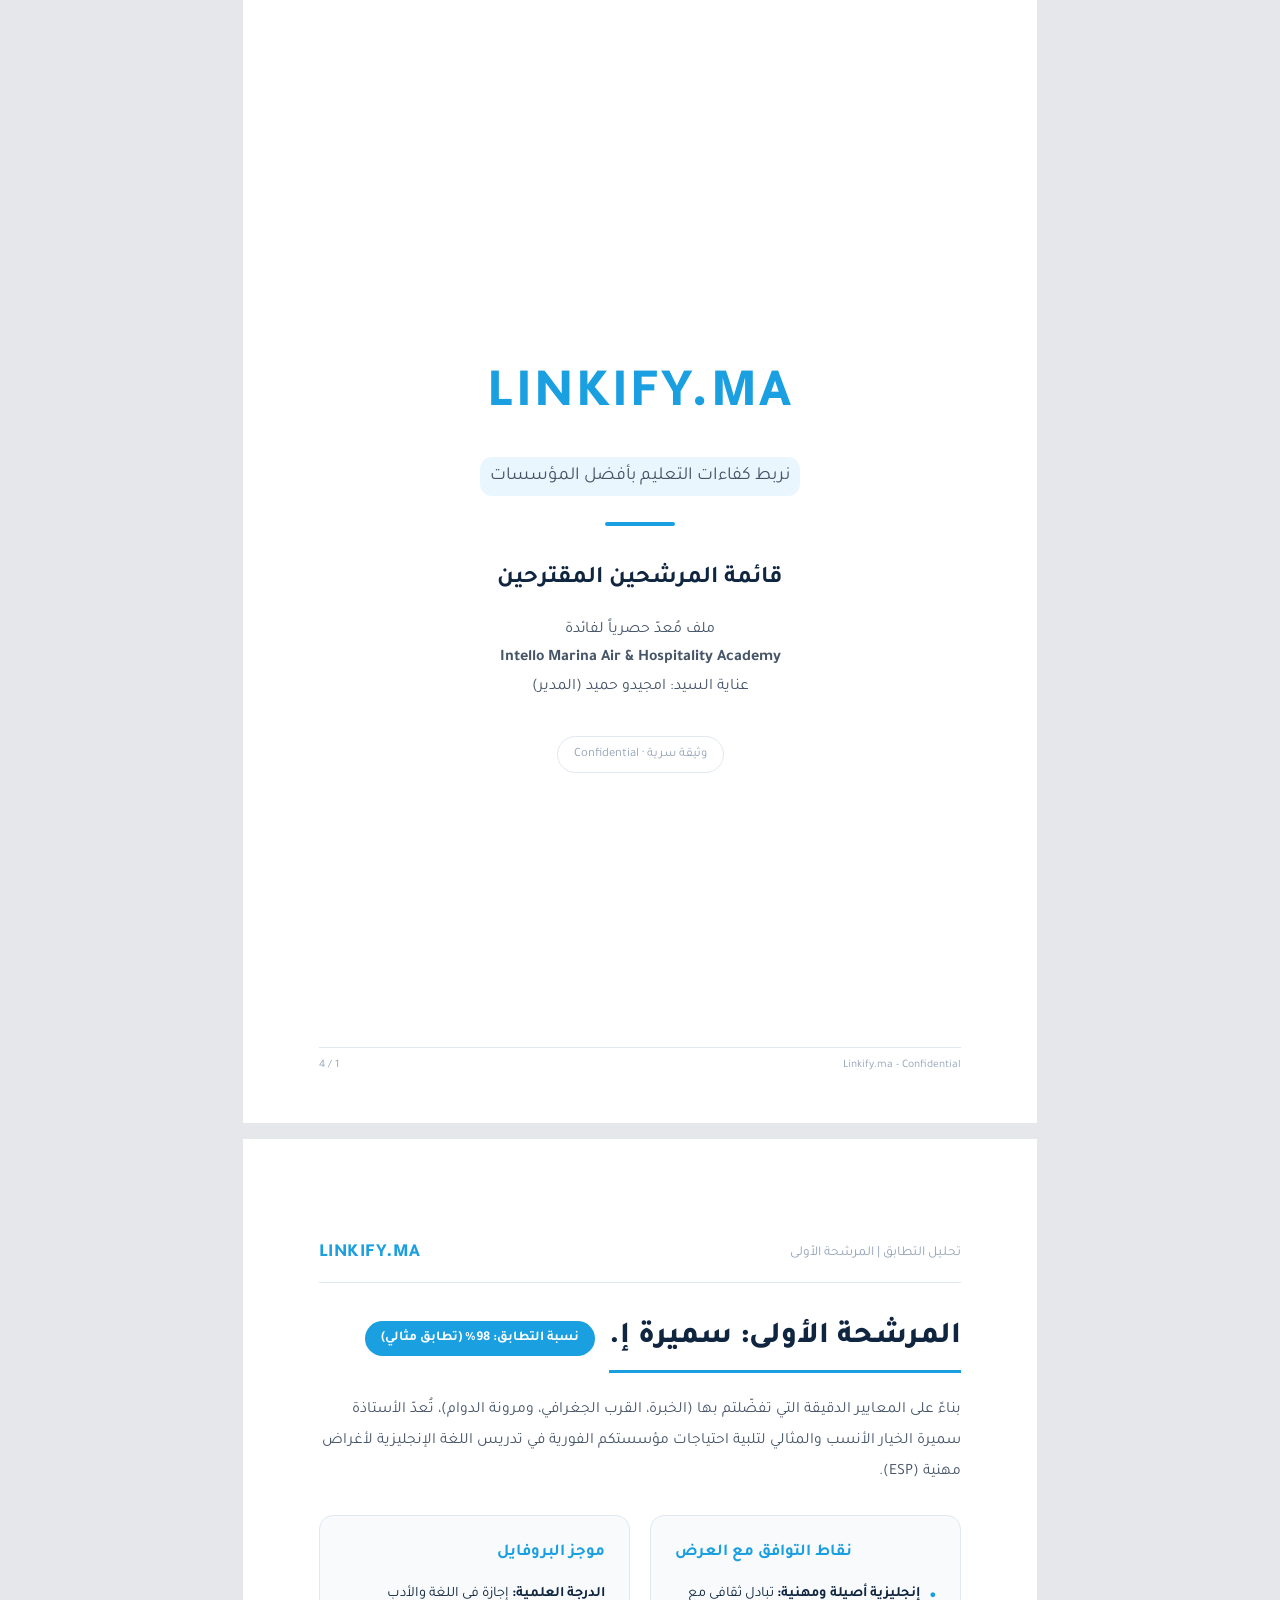
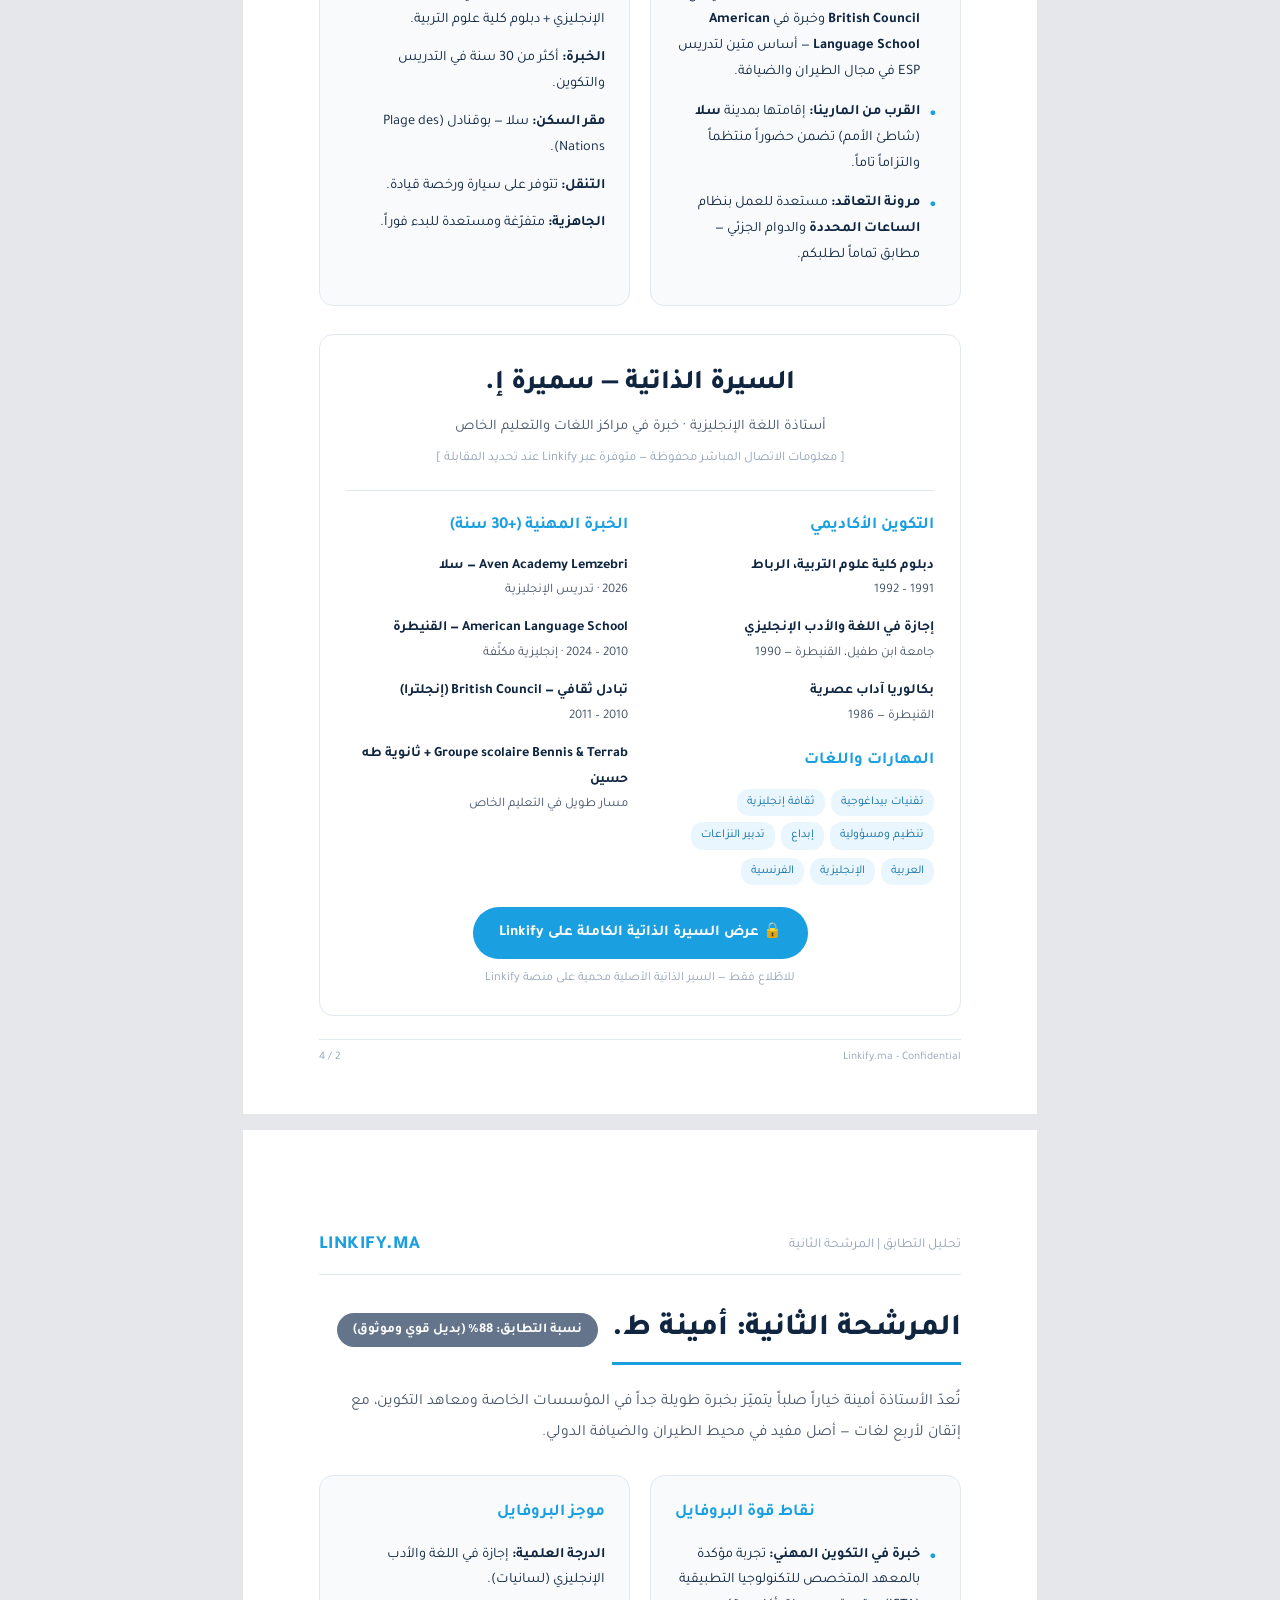
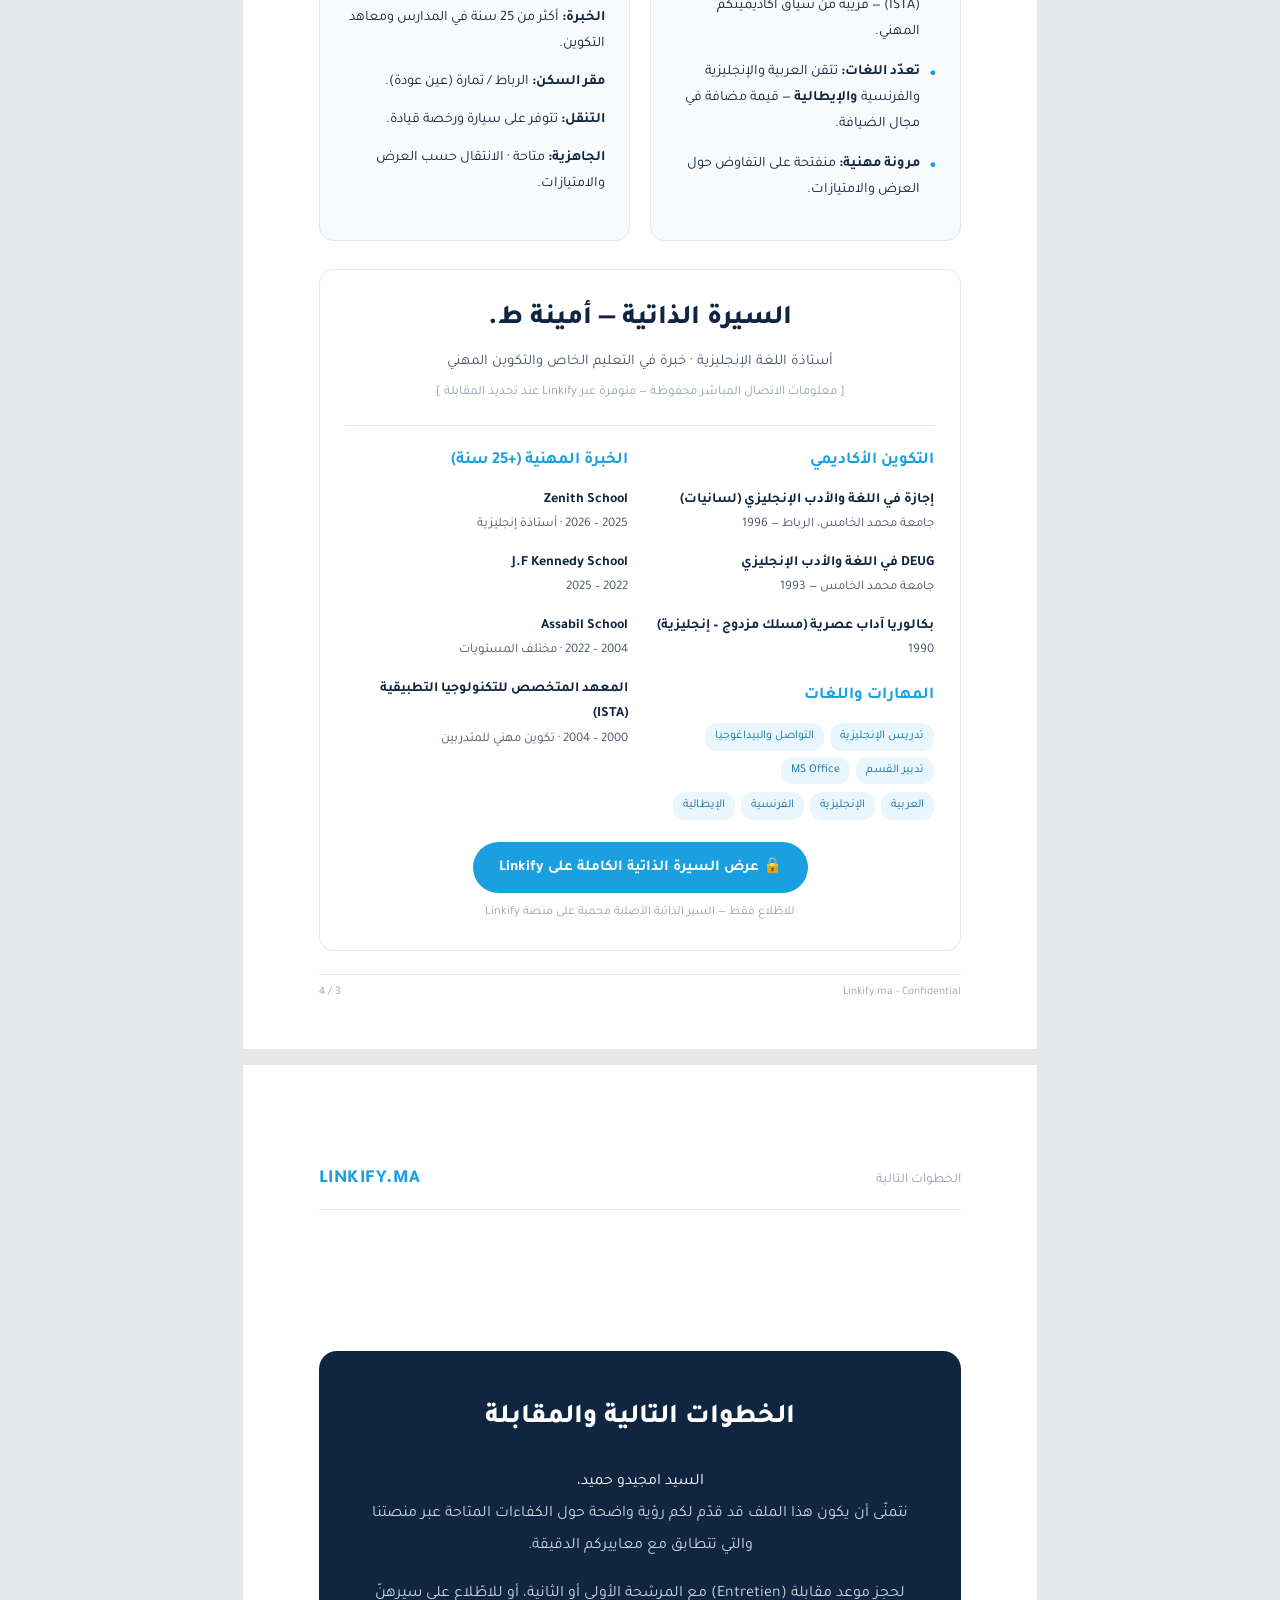
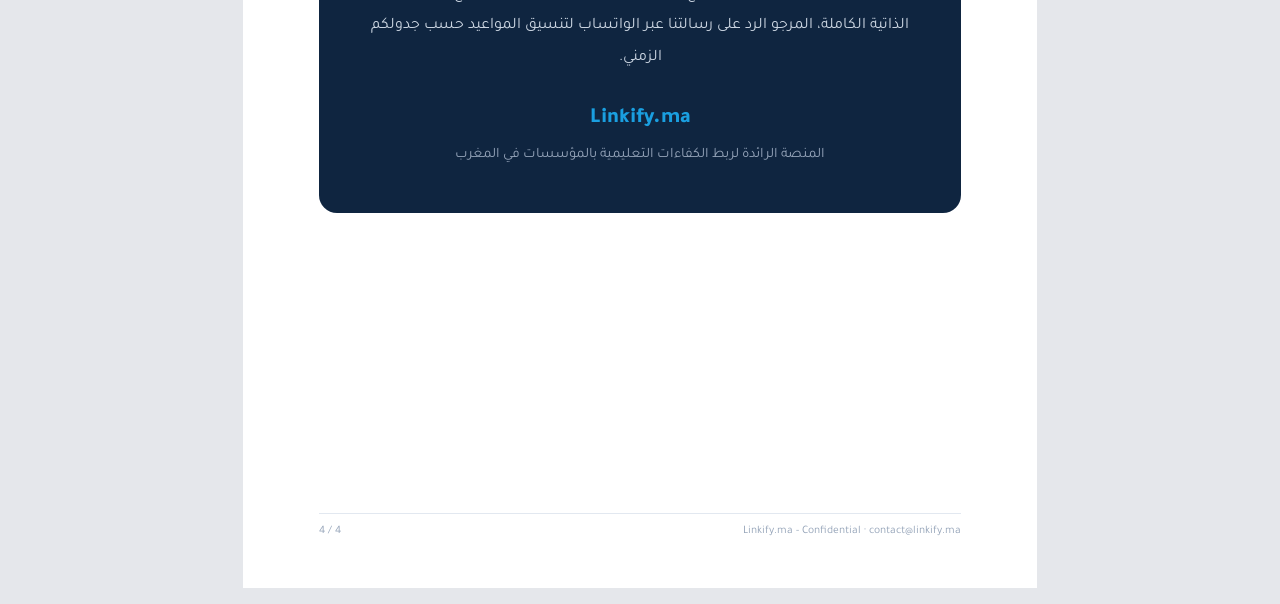
<file: shortlist.html>
<!DOCTYPE html>
<html lang="ar" dir="rtl">
<head>
<meta charset="UTF-8"/>
<title>Linkify.ma — قائمة المرشحين</title>
<style>
@import url('https://fonts.googleapis.com/css2?family=Tajawal:wght@400;500;700;800&display=swap');
*{margin:0;padding:0;box-sizing:border-box}
:root{--blue:#1a9fe0;--ink:#0f2540;--slate:#475569;--line:#e2e8f0;--bg:#f8fafc}
body{font-family:'Tajawal',sans-serif;color:var(--ink);background:#e5e7eb;line-height:1.8}
.sheet{width:210mm;min-height:297mm;margin:0 auto 16px;background:#fff;padding:26mm 20mm;position:relative}
.foot{position:absolute;bottom:12mm;left:20mm;right:20mm;display:flex;justify-content:space-between;font-size:.72rem;color:#94a3b8;border-top:1px solid var(--line);padding-top:8px}
.brand-top{display:flex;justify-content:space-between;align-items:center;border-bottom:1px solid var(--line);padding-bottom:12px;margin-bottom:28px}
.brand-top .l{color:#94a3b8;font-size:.85rem}
.brand-top .r{color:var(--blue);font-weight:800;font-size:1.15rem;letter-spacing:.5px}

/* cover */
.cover{display:flex;flex-direction:column;align-items:center;justify-content:center;text-align:center;min-height:245mm}
.cover .big{font-size:3.4rem;font-weight:800;color:var(--blue);letter-spacing:2px}
.cover .tag{font-size:1.15rem;color:var(--slate);margin-top:10px}
.cover .rule{width:70px;height:4px;background:var(--blue);border-radius:4px;margin:26px 0}
.cover .doc{font-size:1.5rem;font-weight:700;color:var(--ink);margin-top:6px}
.cover .for{font-size:1rem;color:var(--slate);margin-top:14px;max-width:460px}
.cover .conf{margin-top:34px;font-size:.8rem;color:#94a3b8;border:1px solid var(--line);padding:6px 16px;border-radius:20px}

h2.cand-title{font-size:1.9rem;font-weight:800;display:inline-block;border-bottom:3px solid var(--blue);padding-bottom:4px}
.badge{display:inline-block;background:var(--blue);color:#fff;font-size:.85rem;font-weight:600;padding:5px 16px;border-radius:20px;margin-right:14px;vertical-align:middle}
.badge.alt{background:#64748b}
.lead{color:var(--slate);font-size:.98rem;margin:22px 0 26px;line-height:2}
.two{display:grid;grid-template-columns:1fr 1fr;gap:20px;margin-bottom:28px}
.box{background:var(--bg);border:1px solid var(--line);border-radius:14px;padding:22px 24px}
.box h3{color:var(--blue);font-size:1.05rem;text-align:left;margin-bottom:14px}
.box.rtl-h h3{text-align:right}
.kv{font-size:.9rem;margin-bottom:12px}.kv b{color:var(--ink)}
.pts{list-style:none}
.pts li{font-size:.9rem;margin-bottom:14px;padding-right:16px;position:relative}
.pts li:before{content:"●";color:var(--blue);position:absolute;right:0;font-size:.7rem;top:5px}
.pts li b{color:var(--ink)}

.cvwrap{border:1px solid var(--line);border-radius:14px;padding:26px}
.cvwrap .cv-h{font-size:1.7rem;font-weight:800;text-align:center}
.cvwrap .cv-sub{text-align:center;color:var(--slate);font-size:.92rem;margin-top:4px}
.cvwrap .cv-priv{text-align:center;color:#94a3b8;font-size:.82rem;margin:6px 0 20px}
.cv-cols{display:grid;grid-template-columns:1fr 1fr;gap:24px;border-top:1px solid var(--line);padding-top:20px}
.cv-cols h4{color:var(--blue);font-size:1.05rem;margin-bottom:12px}
.cv-item{margin-bottom:14px;font-size:.88rem}
.cv-item .t{font-weight:700}
.cv-item .s{color:var(--slate);font-size:.82rem}
.tags{display:flex;flex-wrap:wrap;gap:6px;margin-top:6px}
.tag{background:#eaf6fd;color:#0c6ea6;font-size:.75rem;padding:3px 10px;border-radius:12px}

.viewcv{display:block;text-align:center;margin-top:22px}
.viewcv a{display:inline-flex;align-items:center;gap:8px;background:var(--blue);color:#fff;text-decoration:none;font-weight:700;font-size:.95rem;padding:12px 26px;border-radius:30px}
.viewcv .hint{display:block;color:#94a3b8;font-size:.78rem;margin-top:8px}

.next{background:var(--ink);color:#fff;border-radius:18px;padding:44px 40px;text-align:center}
.next h2{font-size:1.7rem;font-weight:800;margin-bottom:22px}
.next p{font-size:1rem;line-height:2;color:#cbd5e1;max-width:560px;margin:0 auto 16px}
.next .name{color:#fff}
.next .lk{color:var(--blue);font-size:1.35rem;font-weight:800;margin-top:26px}
.next .lk-sub{color:#94a3b8;font-size:.9rem;margin-top:4px}
@media print{body{background:#fff}.sheet{margin:0;box-shadow:none;page-break-after:always}@page{size:A4;margin:0}}
</style>
</head>
<body>

<!-- ===== PAGE 1: COVER ===== -->
<section class="sheet">
  <div class="cover">
    <div class="big">LINKIFY.MA</div>
    <div class="tag">نربط كفاءات التعليم بأفضل المؤسسات</div>
    <div class="rule"></div>
    <div class="doc">قائمة المرشحين المقترحين</div>
    <div class="for">ملف مُعدّ حصرياً لفائدة<br/><b>Intello Marina Air & Hospitality Academy</b><br/>عناية السيد: امجيدو حميد (المدير)</div>
    <div class="conf">وثيقة سرية · Confidential</div>
  </div>
  <div class="foot"><span>Linkify.ma - Confidential</span><span>1 / 4</span></div>
</section>

<!-- ===== PAGE 2: CANDIDATE 1 — SAMIRA ===== -->
<section class="sheet">
  <div class="brand-top"><span class="l">تحليل التطابق | المرشحة الأولى</span><span class="r">LINKIFY.MA</span></div>

  <div><h2 class="cand-title">المرشحة الأولى: سميرة إ.</h2><span class="badge">نسبة التطابق: 98% (تطابق مثالي)</span></div>
  <p class="lead">بناءً على المعايير الدقيقة التي تفضّلتم بها (الخبرة، القرب الجغرافي، ومرونة الدوام)، تُعدّ الأستاذة سميرة الخيار الأنسب والمثالي لتلبية احتياجات مؤسستكم الفورية في تدريس اللغة الإنجليزية لأغراض مهنية (ESP).</p>

  <div class="two">
    <div class="box"><h3>نقاط التوافق مع العرض</h3>
      <ul class="pts">
        <li><b>إنجليزية أصيلة ومهنية:</b> تبادل ثقافي مع <b>British Council</b> وخبرة في <b>American Language School</b> — أساس متين لتدريس ESP في مجال الطيران والضيافة.</li>
        <li><b>القرب من المارينا:</b> إقامتها بمدينة <b>سلا</b> (شاطئ الأمم) تضمن حضوراً منتظماً والتزاماً تاماً.</li>
        <li><b>مرونة التعاقد:</b> مستعدة للعمل بنظام <b>الساعات المحددة</b> والدوام الجزئي — مطابق تماماً لطلبكم.</li>
      </ul>
    </div>
    <div class="box rtl-h"><h3>موجز البروفايل</h3>
      <div class="kv"><b>الدرجة العلمية:</b> إجازة في اللغة والأدب الإنجليزي + دبلوم كلية علوم التربية.</div>
      <div class="kv"><b>الخبرة:</b> أكثر من 30 سنة في التدريس والتكوين.</div>
      <div class="kv"><b>مقر السكن:</b> سلا — بوقنادل (Plage des Nations).</div>
      <div class="kv"><b>التنقل:</b> تتوفر على سيارة ورخصة قيادة.</div>
      <div class="kv"><b>الجاهزية:</b> متفرّغة ومستعدة للبدء فوراً.</div>
    </div>
  </div>

  <div class="cvwrap">
    <div class="cv-h">السيرة الذاتية — سميرة إ.</div>
    <div class="cv-sub">أستاذة اللغة الإنجليزية · خبرة في مراكز اللغات والتعليم الخاص</div>
    <div class="cv-priv">[ معلومات الاتصال المباشر محفوظة — متوفرة عبر Linkify عند تحديد المقابلة ]</div>
    <div class="cv-cols">
      <div>
        <h4>التكوين الأكاديمي</h4>
        <div class="cv-item"><div class="t">دبلوم كلية علوم التربية، الرباط</div><div class="s">1991 – 1992</div></div>
        <div class="cv-item"><div class="t">إجازة في اللغة والأدب الإنجليزي</div><div class="s">جامعة ابن طفيل، القنيطرة — 1990</div></div>
        <div class="cv-item"><div class="t">بكالوريا آداب عصرية</div><div class="s">القنيطرة — 1986</div></div>
        <h4 style="margin-top:18px">المهارات واللغات</h4>
        <div class="tags"><span class="tag">تقنيات بيداغوجية</span><span class="tag">ثقافة إنجليزية</span><span class="tag">تنظيم ومسؤولية</span><span class="tag">إبداع</span><span class="tag">تدبير النزاعات</span></div>
        <div class="tags" style="margin-top:8px"><span class="tag">العربية</span><span class="tag">الإنجليزية</span><span class="tag">الفرنسية</span></div>
      </div>
      <div>
        <h4>الخبرة المهنية (+30 سنة)</h4>
        <div class="cv-item"><div class="t">Aven Academy Lemzebri — سلا</div><div class="s">2026 · تدريس الإنجليزية</div></div>
        <div class="cv-item"><div class="t">American Language School — القنيطرة</div><div class="s">2010 – 2024 · إنجليزية مكثّفة</div></div>
        <div class="cv-item"><div class="t">تبادل ثقافي — British Council (إنجلترا)</div><div class="s">2010 – 2011</div></div>
        <div class="cv-item"><div class="t">Groupe scolaire Bennis & Terrab + ثانوية طه حسين</div><div class="s">مسار طويل في التعليم الخاص</div></div>
      </div>
    </div>
    <div class="viewcv">
      <a href="cv-view.html#samira" target="_blank" rel="noopener">🔒 عرض السيرة الذاتية الكاملة على Linkify</a>
      <span class="hint">للاطّلاع فقط — السير الذاتية الأصلية محمية على منصة Linkify</span>
    </div>
  </div>
  <div class="foot"><span>Linkify.ma - Confidential</span><span>2 / 4</span></div>
</section>

<!-- ===== PAGE 3: CANDIDATE 2 — AMINA ===== -->
<section class="sheet">
  <div class="brand-top"><span class="l">تحليل التطابق | المرشحة الثانية</span><span class="r">LINKIFY.MA</span></div>

  <div><h2 class="cand-title">المرشحة الثانية: أمينة ط.</h2><span class="badge alt">نسبة التطابق: 88% (بديل قوي وموثوق)</span></div>
  <p class="lead">تُعدّ الأستاذة أمينة خياراً صلباً يتميّز بخبرة طويلة جداً في المؤسسات الخاصة ومعاهد التكوين، مع إتقان لأربع لغات — أصل مفيد في محيط الطيران والضيافة الدولي.</p>

  <div class="two">
    <div class="box"><h3>نقاط قوة البروفايل</h3>
      <ul class="pts">
        <li><b>خبرة في التكوين المهني:</b> تجربة مؤكدة بالمعهد المتخصص للتكنولوجيا التطبيقية (ISTA) — قريبة من سياق أكاديميتكم المهني.</li>
        <li><b>تعدّد اللغات:</b> تتقن العربية والإنجليزية والفرنسية <b>والإيطالية</b> — قيمة مضافة في مجال الضيافة.</li>
        <li><b>مرونة مهنية:</b> منفتحة على التفاوض حول العرض والامتيازات.</li>
      </ul>
    </div>
    <div class="box rtl-h"><h3>موجز البروفايل</h3>
      <div class="kv"><b>الدرجة العلمية:</b> إجازة في اللغة والأدب الإنجليزي (لسانيات).</div>
      <div class="kv"><b>الخبرة:</b> أكثر من 25 سنة في المدارس ومعاهد التكوين.</div>
      <div class="kv"><b>مقر السكن:</b> الرباط / تمارة (عين عودة).</div>
      <div class="kv"><b>التنقل:</b> تتوفر على سيارة ورخصة قيادة.</div>
      <div class="kv"><b>الجاهزية:</b> متاحة · الانتقال حسب العرض والامتيازات.</div>
    </div>
  </div>

  <div class="cvwrap">
    <div class="cv-h">السيرة الذاتية — أمينة ط.</div>
    <div class="cv-sub">أستاذة اللغة الإنجليزية · خبرة في التعليم الخاص والتكوين المهني</div>
    <div class="cv-priv">[ معلومات الاتصال المباشر محفوظة — متوفرة عبر Linkify عند تحديد المقابلة ]</div>
    <div class="cv-cols">
      <div>
        <h4>التكوين الأكاديمي</h4>
        <div class="cv-item"><div class="t">إجازة في اللغة والأدب الإنجليزي (لسانيات)</div><div class="s">جامعة محمد الخامس، الرباط — 1996</div></div>
        <div class="cv-item"><div class="t">DEUG في اللغة والأدب الإنجليزي</div><div class="s">جامعة محمد الخامس — 1993</div></div>
        <div class="cv-item"><div class="t">بكالوريا آداب عصرية (مسلك مزدوج – إنجليزية)</div><div class="s">1990</div></div>
        <h4 style="margin-top:18px">المهارات واللغات</h4>
        <div class="tags"><span class="tag">تدريس الإنجليزية</span><span class="tag">التواصل والبيداغوجيا</span><span class="tag">تدبير القسم</span><span class="tag">MS Office</span></div>
        <div class="tags" style="margin-top:8px"><span class="tag">العربية</span><span class="tag">الإنجليزية</span><span class="tag">الفرنسية</span><span class="tag">الإيطالية</span></div>
      </div>
      <div>
        <h4>الخبرة المهنية (+25 سنة)</h4>
        <div class="cv-item"><div class="t">Zenith School</div><div class="s">2025 – 2026 · أستاذة إنجليزية</div></div>
        <div class="cv-item"><div class="t">J.F Kennedy School</div><div class="s">2022 – 2025</div></div>
        <div class="cv-item"><div class="t">Assabil School</div><div class="s">2004 – 2022 · مختلف المستويات</div></div>
        <div class="cv-item"><div class="t">المعهد المتخصص للتكنولوجيا التطبيقية (ISTA)</div><div class="s">2000 – 2004 · تكوين مهني للمتدربين</div></div>
      </div>
    </div>
    <div class="viewcv">
      <a href="cv-view.html#amina" target="_blank" rel="noopener">🔒 عرض السيرة الذاتية الكاملة على Linkify</a>
      <span class="hint">للاطّلاع فقط — السير الذاتية الأصلية محمية على منصة Linkify</span>
    </div>
  </div>
  <div class="foot"><span>Linkify.ma - Confidential</span><span>3 / 4</span></div>
</section>

<!-- ===== PAGE 4: NEXT STEPS ===== -->
<section class="sheet">
  <div class="brand-top"><span class="l">الخطوات التالية</span><span class="r">LINKIFY.MA</span></div>
  <div style="height:30mm"></div>
  <div class="next">
    <h2>الخطوات التالية والمقابلة</h2>
    <p><span class="name">السيد امجيدو حميد،</span><br/>نتمنّى أن يكون هذا الملف قد قدّم لكم رؤية واضحة حول الكفاءات المتاحة عبر منصتنا والتي تتطابق مع معاييركم الدقيقة.</p>
    <p>لحجز موعد مقابلة (Entretien) مع المرشحة الأولى أو الثانية، أو للاطّلاع على سيرهنّ الذاتية الكاملة، المرجو الرد على رسالتنا عبر الواتساب لتنسيق المواعيد حسب جدولكم الزمني.</p>
    <div class="lk">Linkify.ma</div>
    <div class="lk-sub">المنصة الرائدة لربط الكفاءات التعليمية بالمؤسسات في المغرب</div>
  </div>
  <div class="foot"><span>Linkify.ma - Confidential · contact@linkify.ma</span><span>4 / 4</span></div>
</section>

</body>
</html>
</file>
<file: styles.css>
/* ===========================================================
   Linkify.ma — base styles
   Plain CSS, RTL-first. No frameworks. Light + dark theme.
   =========================================================== */

:root {
  --teal:        #126cb4;   /* brand blue (kept var name for minimal churn) */
  --teal-dark:   #0d5a9c;
  --ink:         #14223a;
  --ink-soft:    #475569;
  --bg:          #ffffff;
  --surface:     #ffffff;   /* cards, inputs, header */
  --bg-alt:      #f3f7f8;
  --line:        #e2e8f0;
  --tint:        #e7f1fa;   /* light-blue accents */
  --fade:        #ffffff;   /* gradient fade end */
  --header-bg:   rgba(255,255,255,.85);
  --dark:        #14223a;   /* always-dark surfaces (footer, dark card) */
  --amber:       #f4b740;
  --radius:      14px;
  --shadow:      0 10px 30px rgba(20, 34, 58, 0.08);
  --maxw:        1120px;
  --font:        'Tajawal', system-ui, -apple-system, "Segoe UI", Tahoma, sans-serif;
  --font-accent: 'Rubik', 'Tajawal', system-ui, sans-serif;
}

/* ----- dark theme (manual toggle via [data-theme], or auto via OS) ----- */
:root[data-theme="dark"] {
  --ink: #e8eef7; --ink-soft: #a3b3c9; --bg: #0f1a2e; --surface: #16233b;
  --bg-alt: #13203a; --line: #29374f; --tint: #15314f; --fade: #0f1a2e;
  --header-bg: rgba(15,26,46,.9); --shadow: 0 10px 30px rgba(0,0,0,.4);
}
@media (prefers-color-scheme: dark) {
  :root:not([data-theme="light"]) {
    --ink: #e8eef7; --ink-soft: #a3b3c9; --bg: #0f1a2e; --surface: #16233b;
    --bg-alt: #13203a; --line: #29374f; --tint: #15314f; --fade: #0f1a2e;
    --header-bg: rgba(15,26,46,.9); --shadow: 0 10px 30px rgba(0,0,0,.4);
  }
}
:root[data-theme="dark"] .badge,
:root[data-theme="dark"] .pill:has(input:checked),
:root[data-theme="dark"] .check:has(input:checked) { color: #d6e8fb; }
@media (prefers-color-scheme: dark) {
  :root:not([data-theme="light"]) .badge,
  :root:not([data-theme="light"]) .pill:has(input:checked),
  :root:not([data-theme="light"]) .check:has(input:checked) { color: #d6e8fb; }
}

* { box-sizing: border-box; margin: 0; padding: 0; }
[hidden] { display: none !important; }

html { scroll-behavior: smooth; }

body {
  font-family: var(--font);
  color: var(--ink);
  background: var(--bg);
  line-height: 1.75;
  -webkit-font-smoothing: antialiased;
  text-rendering: optimizeLegibility;
}

/* friendly, clean headings — no negative tracking on Arabic */
h1, h2, h3, .section-title, .step-legend, .step h3, .feature h3 {
  letter-spacing: normal; line-height: 1.35; font-weight: 800;
}

.container { width: 100%; max-width: var(--maxw); margin-inline: auto; padding-inline: 20px; }

a { color: inherit; text-decoration: none; }

/* -------- buttons -------- */
.btn {
  display: inline-flex;
  align-items: center;
  justify-content: center;
  gap: 8px;
  font-weight: 700;
  font-size: 1rem;
  padding: 12px 26px;
  border-radius: 999px;
  border: 2px solid transparent;
  cursor: pointer;
  white-space: nowrap;
  transition: transform .15s ease, box-shadow .15s ease, background .15s ease;
}
.btn svg { width: 18px; height: 18px; flex: none; }
.btn:hover { transform: translateY(-2px); }
.btn-primary { background: var(--teal); color: #fff; box-shadow: 0 8px 20px rgba(18,108,180,.28); }
.btn-primary:hover { background: var(--teal-dark); }
.btn-ghost { background: transparent; border-color: var(--line); color: var(--ink); }
.btn-ghost:hover { border-color: var(--teal); color: var(--teal); }
.btn-sm { padding: 9px 18px; font-size: .95rem; }
.btn-lg { padding: 16px 40px; font-size: 1.12rem; }

/* -------- header -------- */
.site-header {
  position: sticky; top: 0; z-index: 50;
  background: var(--header-bg);
  backdrop-filter: blur(10px);
  border-bottom: 1px solid var(--line);
}
.nav { display: flex; align-items: center; justify-content: space-between; gap: 20px; height: 84px; }
.brand { display: flex; align-items: center; }
.brand-logo {
  display: block; width: 132px; height: 60px;
  background: url("logo-light.png") center / contain no-repeat;
}
:root[data-theme="dark"] .brand-logo { background-image: url("logo-dark.png"); }
@media (prefers-color-scheme: dark) {
  :root:not([data-theme="light"]) .brand-logo { background-image: url("logo-dark.png"); }
}
.nav-actions { display: flex; align-items: center; gap: 12px; }
.theme-toggle {
  width: 40px; height: 40px; flex: none; border-radius: 50%;
  border: 1.5px solid var(--line); background: var(--surface); color: var(--ink);
  cursor: pointer; font-size: 1.15rem; line-height: 1; display: grid; place-items: center;
  transition: border-color .15s ease, transform .15s ease;
}
.theme-toggle:hover { border-color: var(--teal); transform: translateY(-1px); }
.theme-toggle svg { width: 19px; height: 19px; display: block; }
.nav-links { display: flex; gap: 26px; list-style: none; }
.nav-links a { color: var(--ink-soft); font-weight: 600; }
.nav-links a:hover { color: var(--teal); }

/* -------- hero -------- */
.hero { padding: 72px 0 64px; background: radial-gradient(120% 120% at 100% 0, var(--tint) 0, var(--fade) 55%); }
.hero-grid { display: grid; grid-template-columns: 1.15fr .85fr; gap: 48px; align-items: center; }
.badge {
  display: inline-block; background: var(--tint); color: var(--teal-dark);
  font-weight: 700; font-size: .85rem; padding: 6px 14px; border-radius: 999px; margin-bottom: 18px;
}
.hero h1 { font-size: clamp(2rem, 4.4vw, 3.15rem); font-weight: 800; line-height: 1.32; letter-spacing: normal; }
.lead { font-size: 1.2rem; color: var(--ink-soft); margin-top: 18px; max-width: 54ch; line-height: 1.85; }
.hero-cta { display: flex; gap: 14px; margin-top: 28px; flex-wrap: wrap; }
.hero-note { margin-top: 20px; color: var(--ink-soft); font-size: .98rem; }
.hero-note strong { color: var(--teal-dark); }

.hero-visual { position: relative; min-height: 440px; }

/* ===== Hero AI-matchmaking animation ===== */
:root {
  --beam:        #6366f1;
  --beam-2:      #126cb4;
  --match-ink:   #64748b;
  --match-glass: rgba(255,255,255,.62);
  --match-card-bd: rgba(255,255,255,.85);
  --match-bg-1:  #e9edfb;
  --match-bg-2:  #f5f8ff;
}
:root[data-theme="dark"] {
  --match-ink: #9fb0c9; --match-glass: rgba(34,48,75,.55);
  --match-card-bd: rgba(90,110,150,.35); --match-bg-1: #15203a; --match-bg-2: #0f1a2e;
}
@media (prefers-color-scheme: dark) {
  :root:not([data-theme="light"]) {
    --match-ink: #9fb0c9; --match-glass: rgba(34,48,75,.55);
    --match-card-bd: rgba(90,110,150,.35); --match-bg-1: #15203a; --match-bg-2: #0f1a2e;
  }
}

.match-stage {
  position: absolute; inset: 0; border-radius: 22px; overflow: hidden;
  border: 1px solid var(--line); box-shadow: var(--shadow);
  background:
    radial-gradient(120% 95% at 50% 42%, rgba(99,102,241,.18), transparent 60%),
    linear-gradient(160deg, var(--match-bg-1), var(--match-bg-2));
}
.match-beams { position: absolute; inset: 0; width: 100%; height: 100%; overflow: visible; pointer-events: none; z-index: 1; }
.beam { fill: none; stroke: url(#beamGrad); stroke-width: 2.4; stroke-linecap: round; filter: drop-shadow(0 0 5px rgba(99,102,241,.6)); }

.match-node {
  position: absolute; z-index: 3;
  animation: bob var(--dur, 5s) ease-in-out infinite; animation-delay: var(--delay, 0s);
  will-change: transform;
}
@keyframes bob { 0%,100% { transform: translate(-50%,-50%) translateY(0); } 50% { transform: translate(-50%,-50%) translateY(-9px); } }

.node-box {
  display: grid; place-items: center; color: var(--match-ink);
  background: var(--match-glass); border: 1px solid var(--match-card-bd);
  box-shadow: 0 10px 24px rgba(20,34,58,.14);
  backdrop-filter: blur(8px); -webkit-backdrop-filter: blur(8px);
  transition: transform .5s ease, box-shadow .55s ease, border-color .55s ease, color .55s ease;
  will-change: transform;
}
.match-card .node-box { width: 52px; height: 52px; border-radius: 15px; }
.match-avatar .node-box { width: 46px; height: 46px; border-radius: 50%; }
.node-box svg { width: 22px; height: 22px; }
.match-avatar .node-box svg { width: 20px; height: 20px; }

.match-node.matched .node-box {
  transform: scale(1.16);
  border-color: var(--beam); color: var(--beam);
  box-shadow: 0 0 0 3px rgba(99,102,241,.22), 0 10px 26px rgba(99,102,241,.4);
}

.match-core { position: absolute; left: 50%; top: 50%; width: 18px; height: 18px; z-index: 3; }
.core-icon {
  position: absolute; left: 50%; top: 50%; width: 50px; height: 50px;
  transform: translate(-50%,-50%); border-radius: 50%; object-fit: contain;
  animation: coreIconPulse 2.8s ease-in-out infinite;
}
@keyframes coreIconPulse {
  0%,100% { filter: drop-shadow(0 0 8px rgba(99,102,241,.5));  transform: translate(-50%,-50%) scale(1); }
  50%     { filter: drop-shadow(0 0 18px rgba(99,102,241,.9)); transform: translate(-50%,-50%) scale(1.07); }
}
.core-aura {
  position: absolute; left: 50%; top: 50%; width: 110px; height: 110px; border-radius: 50%;
  transform: translate(-50%,-50%);
  background: radial-gradient(circle, rgba(99,102,241,.32), rgba(99,102,241,0) 70%);
  animation: corePulse 2.8s ease-in-out infinite;
}
@keyframes corePulse { 0%,100% { transform: translate(-50%,-50%) scale(.8); opacity: .5; } 50% { transform: translate(-50%,-50%) scale(1.25); opacity: .9; } }

.match-particle {
  position: absolute; border-radius: 50%; background: var(--beam); opacity: .4; z-index: 0;
  animation: drift var(--dur, 7s) ease-in-out infinite; animation-delay: var(--delay, 0s);
}
@keyframes drift { 0%,100% { transform: translateY(0); opacity: .22; } 50% { transform: translateY(-16px); opacity: .55; } }

.match-label {
  position: absolute; top: 14px; font-size: .7rem; font-weight: 800; letter-spacing: .12em;
  color: var(--match-ink); opacity: .7; z-index: 4;
}
.match-label-l { left: 18px; }
.match-label-r { right: 18px; }
.match-caption {
  position: absolute; bottom: 16px; left: 50%; transform: translateX(-50%);
  display: flex; align-items: center; gap: 9px; z-index: 4; white-space: nowrap;
}
.cap-dot { width: 9px; height: 9px; border-radius: 50%; background: var(--beam); box-shadow: 0 0 10px rgba(99,102,241,.8); flex: none; }
.cap-text { display: flex; flex-direction: column; align-items: center; text-align: center; line-height: 1.3; }
.cap-text strong { font-size: .95rem; color: var(--ink); }
.cap-text .sub { font-size: .72rem; color: var(--match-ink); }
@media (prefers-reduced-motion: reduce) { .match-node, .core-aura, .core-icon, .match-particle { animation: none; } }

/* -------- sections -------- */
.section { padding: 72px 0; }
.section-alt { background: var(--bg-alt); }
.section-title { font-size: clamp(1.7rem, 3vw, 2.35rem); font-weight: 800; text-align: center; }
.section-title-start { text-align: start; }
.section-sub { text-align: center; color: var(--ink-soft); margin-top: 10px; font-size: 1.08rem; }

/* -------- steps -------- */
.steps { display: grid; grid-template-columns: repeat(3, 1fr); gap: 24px; margin-top: 44px; }
.step { background: var(--surface); border: 1px solid var(--line); border-radius: var(--radius); padding: 30px 26px; box-shadow: var(--shadow); }
.step-num {
  width: 44px; height: 44px; display: grid; place-items: center;
  background: var(--teal); color: #fff; font-weight: 700; border-radius: 12px; font-size: 1.2rem; margin-bottom: 16px;
  font-family: var(--font-accent);
}
.step h3 { font-size: 1.2rem; margin-bottom: 8px; }
.step p { color: var(--ink-soft); }

/* -------- features -------- */
.features { display: grid; grid-template-columns: repeat(4, 1fr); gap: 22px; margin-top: 44px; }
.feature { background: var(--surface); border: 1px solid var(--line); border-radius: var(--radius); padding: 26px 22px; }
.feature-icon { font-size: 1.8rem; }
.feature h3 { font-size: 1.12rem; margin: 12px 0 6px; }
.feature p { color: var(--ink-soft); font-size: .98rem; }

/* -------- cta -------- */
.cta-section { background: linear-gradient(135deg, var(--teal), var(--teal-dark)); }
.cta-box { text-align: center; color: #fff; max-width: 720px; }
.cta-box h2 { font-size: clamp(1.7rem, 3vw, 2.4rem); font-weight: 800; }
.cta-box p { font-size: 1.15rem; opacity: .95; margin: 14px 0 28px; }
.cta-box .btn-primary { background: #fff; color: var(--teal-dark); box-shadow: 0 10px 30px rgba(0,0,0,.18); }
.cta-box .btn-primary:hover { background: #eef5fc; }
.cta-fineprint { font-size: .85rem; opacity: .8; margin-top: 16px; }

/* -------- institutions -------- */
.inst-grid { display: grid; grid-template-columns: 1.2fr .8fr; gap: 40px; align-items: center; }
.inst-list { list-style: none; display: grid; gap: 14px; }
.inst-list li { background: var(--surface); border: 1px solid var(--line); border-radius: 12px; padding: 14px 18px; font-weight: 600; }

/* -------- faq -------- */
.faq { max-width: 760px; }
.faq details { background: var(--surface); border: 1px solid var(--line); border-radius: 12px; padding: 4px 20px; margin-top: 14px; }
.faq summary { cursor: pointer; font-weight: 700; padding: 14px 0; list-style: none; }
.faq summary::-webkit-details-marker { display: none; }
.faq summary::after { content: "＋"; float: left; color: var(--teal); font-weight: 800; }
.faq details[open] summary::after { content: "－"; }
.faq details p { color: var(--ink-soft); padding-bottom: 16px; }

/* -------- footer -------- */
.site-footer { background: var(--dark); color: #cbd5e1; padding-top: 48px; }
.footer-grid { display: flex; justify-content: space-between; gap: 24px; flex-wrap: wrap; padding-bottom: 28px; }
.footer-logo { height: 44px; width: auto; display: block; }
.footer-tag { margin-top: 8px; color: #94a3b8; }
.footer-contact { display: grid; gap: 6px; align-content: start; }
.footer-contact a { color: #cbd5e1; }
.footer-contact a:hover { color: #fff; }
.footer-bottom { border-top: 1px solid #243049; padding: 18px 20px; font-size: .9rem; color: #94a3b8; }

/* ===========================================================
   Responsive
   =========================================================== */
@media (max-width: 900px) {
  .hero-grid { grid-template-columns: 1fr; }
  .hero-visual { min-height: 380px; margin-top: 6px; }
  .steps { grid-template-columns: 1fr; }
  .features { grid-template-columns: 1fr 1fr; }
  .inst-grid { grid-template-columns: 1fr; }
  .nav-links { display: none; }
}
@media (max-width: 520px) {
  .features { grid-template-columns: 1fr; }
  .hero { padding: 48px 0; }
  .section { padding: 52px 0; }
  .nav { height: 70px; }
  .brand-logo { width: 104px; height: 48px; }
  .theme-toggle { width: 36px; height: 36px; font-size: 1rem; }
  .nav-actions .btn-primary { display: none; }
  .hero-visual { min-height: 330px; }
  .match-card .node-box { width: 46px; height: 46px; border-radius: 13px; }
  .match-avatar .node-box { width: 40px; height: 40px; }
  .node-box svg { width: 20px; height: 20px; }
  .match-avatar .node-box svg { width: 18px; height: 18px; }
  .core-icon { width: 42px; height: 42px; }
  .core-aura { width: 92px; height: 92px; }
  .match-label { font-size: .64rem; top: 10px; }
}


/* ===========================================================
   Registration form
   =========================================================== */
.form-section { padding: 56px 0; background: radial-gradient(120% 80% at 0 0, var(--tint) 0, var(--fade) 55%); }
.form-wrap {
  max-width: 760px; background: var(--surface); border: 1px solid var(--line);
  border-radius: 20px; box-shadow: var(--shadow); padding: 36px;
}
.form-head { text-align: center; margin-bottom: 22px; }

/* progress */
.progress { margin-bottom: 26px; }
.progress-bar { height: 8px; background: var(--bg-alt); border-radius: 999px; overflow: hidden; }
.progress-bar span {
  display: block; height: 100%; width: 16.6%; background: var(--teal);
  border-radius: 999px; transition: width .35s ease;
}
.progress-text { text-align: center; margin-top: 8px; font-size: .9rem; color: var(--ink-soft); }
.progress-text strong { color: var(--teal-dark); }

/* step indicator dots + encouragement */
.step-dots { display: flex; justify-content: center; flex-wrap: wrap; gap: 8px; list-style: none; padding: 0; margin: 0 0 14px; }
.step-dots li {
  width: 30px; height: 30px; border-radius: 50%; display: grid; place-items: center;
  font-size: 13px; font-weight: 800; background: var(--bg-alt); color: var(--ink-soft);
  border: 2px solid var(--line); transition: transform .2s ease, background .2s ease, color .2s ease, border-color .2s ease;
}
.step-dots li.done { background: var(--teal); color: #fff; border-color: var(--teal); }
.step-dots li.active { background: var(--teal); color: #fff; border-color: var(--teal); transform: scale(1.12); box-shadow: 0 0 0 4px var(--tint); }
.step-hint { text-align: center; font-size: .9rem; color: var(--teal-dark); font-weight: 700; margin: 8px 0 0; min-height: 1.2em; }

/* steps */
.form-step { border: 0; padding: 0; margin: 0; }
.form-step[hidden] { display: none; }
.form-step.is-active { animation: stepIn .35s ease both; }
@keyframes stepIn { from { opacity: 0; transform: translateX(40px); } to { opacity: 1; transform: translateX(0); } }
@media (prefers-reduced-motion: reduce) { .form-step.is-active { animation: none; } }
.step-legend { font-size: 1.2rem; font-weight: 800; color: var(--ink); margin-bottom: 18px; padding: 0; }

/* fields */
.field { margin-bottom: 18px; }
.field > label, .field .label, .field-group-title {
  display: block; font-weight: 700; margin-bottom: 7px; color: var(--ink); font-size: .98rem;
}
.field-group-title { margin: 4px 0 14px; }
.req { color: #e11d48; }
.optional { color: var(--ink-soft); font-weight: 600; font-size: .85rem; }
.hint { display: block; margin-top: 6px; color: var(--ink-soft); font-size: .85rem; line-height: 1.5; }

input[type="text"], input[type="email"], input[type="tel"], input[type="number"],
select, textarea {
  width: 100%; padding: 12px 14px; font-family: inherit; font-size: 1rem;
  border: 1.5px solid var(--line); border-radius: 12px; background: var(--surface); color: var(--ink);
  transition: border-color .15s ease, box-shadow .15s ease;
}
input:focus, select:focus, textarea:focus {
  outline: none; border-color: var(--teal); box-shadow: 0 0 0 3px rgba(18,108,180,.15);
}
textarea { resize: vertical; }
.grid-2 { display: grid; grid-template-columns: 1fr 1fr; gap: 16px; }

/* radio pills */
.radio-row { display: flex; flex-wrap: wrap; gap: 10px; }
.pill {
  display: inline-flex; align-items: center; gap: 8px; cursor: pointer;
  border: 1.5px solid var(--line); border-radius: 999px; padding: 9px 16px;
  font-weight: 600; font-size: .95rem; transition: all .15s ease; user-select: none;
}
.pill:hover { border-color: var(--teal); }
.pill input { accent-color: var(--teal); }
.pill:has(input:checked) { border-color: var(--teal); background: var(--tint); color: var(--teal-dark); }

/* checkbox grid */
.check-grid { display: grid; grid-template-columns: 1fr 1fr; gap: 10px; }
.check {
  display: flex; align-items: center; gap: 9px; cursor: pointer;
  border: 1.5px solid var(--line); border-radius: 12px; padding: 11px 14px;
  font-weight: 600; font-size: .94rem; transition: all .15s ease;
}
.check:hover { border-color: var(--teal); }
.check input { accent-color: var(--teal); width: 18px; height: 18px; flex: none; }
.check:has(input:checked) { border-color: var(--teal); background: var(--tint); }

/* facilitator per-day availability: minimal inline period chips (scoped, additive) */
.fac-availability .fac-period-chips {
  display: flex; flex-wrap: wrap; gap: 8px;
  margin-block-start: 8px; margin-inline-start: 26px;
}
.fac-availability .fac-period-chip {
  display: inline-flex; align-items: center; gap: 7px; cursor: pointer;
  border: 1px solid var(--line); border-radius: 999px; padding: 6px 13px;
  font-weight: 600; font-size: .86rem; color: var(--ink-soft);
  transition: all .15s ease; user-select: none;
}
.fac-availability .fac-period-chip:hover { border-color: var(--teal); }
.fac-availability .fac-period-chip input {
  accent-color: var(--teal); width: 14px; height: 14px; flex: none; margin: 0;
}
.fac-availability .fac-period-chip:has(input:checked) {
  border-color: var(--teal); background: var(--tint); color: var(--teal-dark);
}
.fac-availability .fac-period-chip:has(input:disabled) {
  opacity: .45; cursor: not-allowed;
}
:root[data-theme="dark"] .fac-availability .fac-period-chip:has(input:checked) { color: #d6e8fb; }
@media (prefers-color-scheme: dark) {
  :root:not([data-theme="light"]) .fac-availability .fac-period-chip:has(input:checked) { color: #d6e8fb; }
}

/* languages — 2 columns side by side (auto-collapses to 1 on narrow screens) so the block looks short & quick */
.lang-grid { display: grid; grid-template-columns: repeat(auto-fit, minmax(230px, 1fr)); gap: 10px; margin-bottom: 22px; }
.lang-row {
  display: grid; grid-template-columns: 90px 1fr; align-items: center; gap: 10px;
  background: var(--bg-alt); border-radius: 12px; padding: 8px 12px;
}
.lang-row span { font-weight: 700; }
.lang-row select { background: var(--surface); }

/* file fields */
.file-field input[type="file"] {
  width: 100%; padding: 12px; border: 1.5px dashed var(--teal); border-radius: 12px;
  background: var(--tint); cursor: pointer; font-family: inherit; color: var(--ink-soft);
}
.file-field input[type="file"]::file-selector-button {
  font-family: inherit; font-weight: 700; border: 0; border-radius: 8px;
  background: var(--teal); color: #fff; padding: 8px 14px; margin-inline-end: 12px; cursor: pointer;
}

/* conditional + experience block */
.conditional[hidden] { display: none; }
.check[hidden], .pill[hidden] { display: none !important; }
.subjects-hint { margin: -2px 0 12px; }
.exp-block { border-inline-start: 3px solid var(--teal); padding-inline-start: 16px; margin-top: 6px; }

/* consent */
.consent { background: var(--bg-alt); border-radius: 12px; padding: 16px; }
.check-consent { border: 0; background: transparent; padding: 0; align-items: flex-start; font-weight: 600; }
.check-consent a { color: var(--teal-dark); text-decoration: underline; }

/* step-1 privacy/opt-in note (retargeting consent) */
.step-consent-note {
  display: flex; align-items: flex-start; gap: 8px;
  margin-top: 18px; padding: 12px 14px;
  background: var(--bg-alt); border-radius: 10px;
  color: var(--ink-soft); font-size: .82rem; line-height: 1.55;
}
.step-consent-note > svg { width: 16px; height: 16px; color: var(--teal); flex: none; margin-top: 2px; }
.step-consent-note a { color: var(--teal-dark); text-decoration: underline; }

/* validation error */
.field.has-error input, .field.has-error select, .field.has-error textarea { border-color: #e11d48; }
.field-error { color: #e11d48; font-size: .85rem; margin-top: 6px; font-weight: 600; }

/* nav */
.form-nav { display: flex; gap: 12px; justify-content: space-between; margin-top: 26px; }
.form-nav .btn { min-width: 120px; }
#nextBtn, #submitBtn { margin-inline-start: auto; }

/* status + success */
.form-status { margin-top: 16px; padding: 12px 16px; border-radius: 12px; font-weight: 600; text-align: center; }
.form-status.error { background: #fef2f2; color: #b91c1c; border: 1px solid #fecaca; }
.form-status.loading { background: #eff6ff; color: #1d4ed8; border: 1px solid #bfdbfe; }
.success-screen { text-align: center; padding: 40px 20px; }
.success-emoji { font-size: 3.4rem; }
.success-screen h3 { font-size: 1.5rem; margin: 10px 0; color: var(--teal); }
.success-screen p { color: var(--ink-soft); max-width: 46ch; margin-inline: auto; }
.share-block { margin-top: 24px; padding-top: 22px; border-top: 1px solid var(--line); }
.share-text { color: var(--ink-soft); font-weight: 600; margin-bottom: 12px; }
.wa-btn { background: #25D366; color: #fff; box-shadow: 0 8px 20px rgba(37,211,102,.3); }
.wa-btn:hover { background: #1da851; }

/* form responsive */
@media (max-width: 640px) {
  .form-wrap { padding: 22px 16px; border-radius: 16px; }
  .grid-2 { grid-template-columns: 1fr; }
  .check-grid { grid-template-columns: 1fr; }
  .lang-row { grid-template-columns: 90px 1fr; }
  .form-nav .btn { min-width: 0; flex: 1; }
}


/* ===========================================================
   Lenis smooth scroll (https://github.com/darkroomengineering/lenis)
   =========================================================== */
html.lenis,
html.lenis body { height: auto; }

.lenis.lenis-smooth { scroll-behavior: auto !important; }

.lenis.lenis-smooth [data-lenis-prevent] { overscroll-behavior: contain; }

.lenis.lenis-stopped { overflow: clip; }

.lenis.lenis-smooth iframe { pointer-events: none; }


/* ===========================================================
   Smooth dark/light theme switch
   =========================================================== */
.theme-anim,
.theme-anim *:not(.beam):not(.match-particle):not(.core-aura):not(.core-icon) {
  transition: background-color .45s ease, color .45s ease,
              border-color .45s ease, fill .45s ease, box-shadow .45s ease !important;
}
.theme-toggle.spin { animation: themeSpin .5s ease; }
@keyframes themeSpin {
  0%   { transform: rotate(-120deg) scale(.55); opacity: .25; }
  100% { transform: rotate(0) scale(1); opacity: 1; }
}


/* ===========================================================
   Unified inline icon system (replaces all emojis)
   =========================================================== */
.step-legend { display: flex; align-items: center; gap: 9px; }
.step-legend > svg { width: 22px; height: 22px; color: var(--teal); flex: none; }
.file-field > label { display: inline-flex; align-items: center; gap: 8px; }
.file-field > label > svg,
.label > svg { width: 18px; height: 18px; color: var(--teal); flex: none; vertical-align: -3px; }
.hint > svg { width: 15px; height: 15px; color: var(--teal); vertical-align: -2px; }
.feature-icon { display: inline-flex; }
.feature-icon svg { width: 30px; height: 30px; color: var(--teal); }
.success-emoji svg { width: 66px; height: 66px; color: var(--teal); }
.share-text > svg { width: 17px; height: 17px; color: var(--teal); vertical-align: -3px; }
.wa-btn svg { width: 18px; height: 18px; vertical-align: -3px; }
#submitBtn svg { width: 17px; height: 17px; vertical-align: -3px; margin-inline-start: 5px; }


/* ===========================================================
   Language switcher + LTR (fr/en) typography
   =========================================================== */
.lang-toggle {
  display: inline-flex; align-items: center; gap: 6px; height: 40px; padding: 0 12px;
  border-radius: 999px; border: 1.5px solid var(--line); background: var(--surface); color: var(--ink);
  cursor: pointer; font-weight: 700; font-size: .82rem; font-family: var(--font-accent); line-height: 1;
  transition: border-color .15s ease, transform .15s ease;
}
.lang-toggle:hover { border-color: var(--teal); transform: translateY(-1px); }
.lang-toggle svg { width: 17px; height: 17px; flex: none; }

/* cleaner Latin typography when the page is in French / English */
html[lang="fr"] body, html[lang="en"] body { font-family: var(--font-accent); }

@media (max-width: 520px) {
  .lang-toggle { height: 36px; padding: 0 10px; font-size: .78rem; }
}


/* smooth language switch (fade content during swap) */
body { transition: opacity .22s ease; }
html.lang-switching body { opacity: 0; }


/* honeypot anti-spam field (hidden off-screen, not display:none) */
.hp-field { position: absolute; left: -9999px; top: -9999px; width: 1px; height: 1px; overflow: hidden; opacity: 0; }


/* ===========================================================
   Legal page (privacy policy)
   =========================================================== */
.legal { max-width: 820px; margin-inline: auto; padding: 56px 20px 72px; }
.legal h1 { font-size: clamp(1.8rem, 3.5vw, 2.4rem); margin-bottom: 6px; }
.legal .updated { color: var(--ink-soft); font-size: .9rem; margin-bottom: 30px; }
.legal h2 { font-size: 1.2rem; margin: 28px 0 8px; color: var(--ink); }
.legal p { color: var(--ink-soft); margin-bottom: 8px; }
.legal a { color: var(--teal-dark); text-decoration: underline; }
.back-link { display: inline-block; margin-top: 32px; font-weight: 700; color: var(--teal); text-decoration: none; }
.back-link:hover { text-decoration: underline; }


/* ===========================================================
   Liveliness: scroll reveal, hero entrance, hover, shine, back-to-top
   =========================================================== */

/* scroll reveal */
.reveal { opacity: 0; transform: translateY(24px); transition: opacity .65s cubic-bezier(.2,.7,.2,1), transform .65s cubic-bezier(.2,.7,.2,1); transition-delay: var(--d, 0s); }
.reveal.in { opacity: 1; transform: none; }

/* hero entrance */
@keyframes heroIn { from { opacity: 0; transform: translateY(26px); } to { opacity: 1; transform: none; } }
.hero-content > * { animation: heroIn .7s cubic-bezier(.2,.7,.2,1) both; }
.hero-content > *:nth-child(1) { animation-delay: .05s; }
.hero-content > *:nth-child(2) { animation-delay: .14s; }
.hero-content > *:nth-child(3) { animation-delay: .23s; }
.hero-content > *:nth-child(4) { animation-delay: .32s; }
.hero-visual { animation: heroIn .8s cubic-bezier(.2,.7,.2,1) .28s both; }

/* aurora glow behind hero */
.hero { position: relative; overflow: hidden; }
.hero::before {
  content: ""; position: absolute; inset: -25% -10% auto -10%; height: 150%; z-index: 0; pointer-events: none;
  background:
    radial-gradient(38% 48% at 18% 22%, rgba(99,102,241,.12), transparent 60%),
    radial-gradient(40% 50% at 82% 8%, rgba(18,108,180,.12), transparent 62%);
  animation: aurora 18s ease-in-out infinite alternate;
}
.hero .container { position: relative; z-index: 1; }
@keyframes aurora { 0% { transform: translate3d(0,0,0) scale(1); } 100% { transform: translate3d(0,-3%,0) scale(1.08); } }

/* hover micro-interactions */
.step, .feature { transition: transform .25s ease, box-shadow .25s ease, border-color .25s ease; }
.step:hover, .feature:hover { transform: translateY(-6px); box-shadow: 0 20px 42px rgba(20,34,58,.15); border-color: var(--tint); }
.feature-icon svg, .step-num { transition: transform .25s ease; }
.feature:hover .feature-icon svg { transform: scale(1.12) rotate(-4deg); }
.step:hover .step-num { transform: scale(1.1); }

/* primary button shine sweep on hover */
.btn-primary { position: relative; overflow: hidden; }
.btn-primary::after {
  content: ""; position: absolute; top: 0; inset-inline-start: -130%; width: 60%; height: 100%;
  background: linear-gradient(120deg, transparent, rgba(255,255,255,.35), transparent);
  transform: skewX(-20deg); transition: inset-inline-start .6s ease;
}
.btn-primary:hover::after { inset-inline-start: 140%; }

/* back-to-top */
.to-top {
  position: fixed; inset-block-end: 22px; inset-inline-end: 22px; width: 46px; height: 46px;
  border: none; border-radius: 50%; background: var(--teal); color: #fff; cursor: pointer;
  display: grid; place-items: center; box-shadow: 0 10px 24px rgba(18,108,180,.35);
  opacity: 0; visibility: hidden; transform: translateY(12px);
  transition: opacity .3s ease, transform .3s ease, background .15s ease; z-index: 60;
}
.to-top.show { opacity: 1; visibility: visible; transform: none; }
.to-top:hover { background: var(--teal-dark); transform: translateY(-2px); }
.to-top svg { width: 22px; height: 22px; }

@media (prefers-reduced-motion: reduce) {
  .reveal { opacity: 1; transform: none; transition: none; }
  .hero-content > *, .hero-visual { animation: none; }
  .hero::before { animation: none; }
  .btn-primary::after { display: none; }
}



/* about / human trust strip */
.about-strip { padding: 60px 0; }
.about-line {
  max-width: 760px; margin-inline: auto; text-align: center;
  font-size: 1.18rem; line-height: 1.95; color: var(--ink-soft); font-weight: 500;
}


/* ===========================================================
   Schools landing page (schools.html)
   =========================================================== */
html { scroll-behavior: smooth; }
section[id] { scroll-margin-top: 84px; }

.container.narrow { max-width: 820px; }

.schools-hero { padding: 64px 0 52px; }
@media (max-width: 900px) {
  .schools-hero { text-align: center; }
  .schools-hero .hero-cta { justify-content: center; }
  .schools-visual { margin-top: 8px; }
}

.prose { color: var(--ink-soft); font-size: 1.08rem; line-height: 1.9; margin-top: 14px; }
.prose strong { color: var(--ink); }
.prose.muted { font-size: .98rem; opacity: .85; }

/* problem pains */
.pain-row { display: grid; grid-template-columns: repeat(3, 1fr); gap: 16px; margin-top: 32px; }
.pain { background: var(--surface); border: 1px solid var(--line); border-radius: var(--radius); padding: 20px; display: flex; gap: 12px; align-items: flex-start; box-shadow: var(--shadow); }
.pain-num { flex: none; width: 30px; height: 30px; border-radius: 50%; background: var(--tint); color: var(--teal-dark); font-weight: 800; display: grid; place-items: center; }
.pain p { color: var(--ink); font-weight: 600; line-height: 1.55; }

/* checklist */
.criteria-list { list-style: none; margin-top: 22px; display: grid; grid-template-columns: 1fr 1fr; gap: 12px 28px; }
.criteria-list li { position: relative; padding-inline-start: 28px; color: var(--ink); line-height: 1.6; }
.criteria-list li::before { content: "\2713"; position: absolute; inset-inline-start: 0; top: 0; color: var(--teal); font-weight: 800; }

/* use cases */
.cases-grid { display: grid; grid-template-columns: repeat(auto-fit, minmax(210px, 1fr)); gap: 14px; margin-top: 28px; }
.case-card { background: var(--surface); border: 1px solid var(--line); border-radius: 12px; padding: 18px 16px; font-weight: 600; color: var(--ink); text-align: center; box-shadow: var(--shadow); }

/* subject chips */
.chips { display: flex; flex-wrap: wrap; gap: 12px; margin-top: 26px; justify-content: center; }
.chip { background: var(--surface); border: 1px solid var(--line); color: var(--ink); padding: 10px 18px; border-radius: 999px; font-weight: 600; }
.chip-hot { background: var(--teal); color: #fff; border-color: var(--teal); box-shadow: 0 6px 16px rgba(18, 108, 180, .3); }

/* how-it-works FR note */
.how-fr { margin-top: 28px; background: var(--bg-alt); border-radius: 12px; padding: 16px 18px; color: var(--ink-soft); line-height: 1.8; font-size: .98rem; }
.how-fr strong { color: var(--ink); display: block; margin-bottom: 4px; }

/* form group headings + single submit row */
.form-group-title { font-family: var(--font-accent); font-size: 1.05rem; font-weight: 700; color: var(--ink); margin: 28px 0 8px; padding-top: 20px; border-top: 1px solid var(--line); }
.form-group-title:first-of-type { border-top: none; padding-top: 0; margin-top: 8px; }
.form-nav-single { justify-content: center; margin-top: 28px; }

/* step icons (replace numbers) */
.schools-page .step-num { display: inline-flex; align-items: center; justify-content: center; }
.step-num svg { width: 22px; height: 22px; stroke: #fff; fill: none; }

/* centered intro paragraph in the "why" section */
#why .prose { text-align: center; }

/* FAQ accordion (smooth open/close, single open at a time) */
.faq { margin-top: 24px; display: grid; gap: 12px; }
.faq-item { background: var(--surface); border: 1px solid var(--line); border-radius: 12px; overflow: hidden; }
.faq-q { width: 100%; background: none; border: 0; cursor: pointer; padding: 16px 18px; font: 700 1rem var(--font); color: var(--ink); display: flex; justify-content: space-between; align-items: center; gap: 12px; text-align: start; }
.faq-ic { width: 20px; height: 20px; flex: none; color: var(--teal); transition: transform .35s ease; }
.faq-item.open .faq-ic { transform: rotate(180deg); }
.faq-a { display: grid; grid-template-rows: 0fr; transition: grid-template-rows .35s ease; }
.faq-item.open .faq-a { grid-template-rows: 1fr; }
.faq-a-inner { overflow: hidden; min-height: 0; }
.faq-a p { color: var(--ink-soft); line-height: 1.8; padding: 0 18px 16px; margin: 0; }

@media (max-width: 720px) {
  .pain-row { grid-template-columns: 1fr; }
  .criteria-list { grid-template-columns: 1fr; }
}


/* schools call-out on the teachers page */
.schools-cta-box {
  display: flex; align-items: center; justify-content: space-between; gap: 24px; flex-wrap: wrap;
  background: linear-gradient(120% 120% at 100% 0, var(--tint) 0, var(--surface) 60%);
  border: 1px solid var(--line); border-radius: var(--radius);
  padding: 30px 32px; box-shadow: var(--shadow);
}
.schools-cta-text h2 { font-size: 1.5rem; font-weight: 800; color: var(--ink); }
.schools-cta-text p { color: var(--ink-soft); margin-top: 8px; max-width: 60ch; line-height: 1.7; }
.schools-cta-box .btn { flex: none; }
@media (max-width: 640px) { .schools-cta-box { padding: 24px; } }


/* ===== Schools page balance fixes (center incomplete rows) ===== */
/* how-it-works: 5 steps -> flex + centered so last row isn't stuck to one side */
.schools-page .steps { display: flex; flex-wrap: wrap; justify-content: center; gap: 16px; }
.schools-page .step { flex: 1 1 180px; max-width: 220px; margin: 0; }

/* use cases: 7 cards -> centered rows */
.cases-grid { display: flex; flex-wrap: wrap; justify-content: center; gap: 14px; }
.case-card { flex: 1 1 200px; max-width: 260px; display: flex; align-items: center; justify-content: center; min-height: 64px; }

/* criteria checklist: center items so an odd last item stays balanced */
.criteria-list { display: flex; flex-wrap: wrap; justify-content: center; gap: 10px 30px; }
.criteria-list li { flex: 0 1 300px; }

@media (max-width: 720px) {
  .criteria-list li { flex-basis: 100%; }
}


/* ===========================================================
   Schools hero: matching animation (scan -> filter -> connect)
   =========================================================== */
.schools-visual { position: relative; width: 100%; max-width: 480px; margin-inline: auto; }
.match-svg { width: 100%; height: auto; overflow: visible; display: block; }
.sv-caption { text-align: center; color: var(--ink-soft); font-size: .92rem; margin-top: 12px; line-height: 1.6; }

/* connection lines — revealed when their node is discovered (.active), set by schools-match.js */
.sv-link { stroke: url(#schGrad); stroke-width: 2.5; stroke-linecap: round; stroke-dasharray: 1; stroke-dashoffset: 1; opacity: 0; transition: stroke-dashoffset .7s ease, opacity .4s ease; }
.sv-link.active { stroke-dashoffset: 0; opacity: .9; }

/* teacher node core + dot + label (dim by default; lit when discovered) */
.sv-core { fill: var(--surface); stroke: var(--line); stroke-width: 2; transform-box: fill-box; transform-origin: center; transform: scale(.6); transition: transform .4s cubic-bezier(.2,.8,.2,1), stroke .4s ease; }
.sv-dot { fill: var(--ink-soft); transition: fill .4s ease; }
.sv-label { fill: var(--ink-soft); font: 700 13px var(--font); text-anchor: middle; transition: fill .4s ease; }
.sv-node.q.active .sv-core { transform: scale(1); stroke: var(--teal); }
.sv-node.q.active .sv-dot { fill: var(--teal); }
.sv-node.q.active .sv-label { fill: var(--teal-dark); }
.sv-check { opacity: 0; transform-box: fill-box; transform-origin: center; transform: scale(.3); transition: opacity .35s ease, transform .35s cubic-bezier(.2,.8,.2,1); }
.sv-node.q.active .sv-check { opacity: 1; transform: scale(1); }

/* lower-quality (dim) nodes: gray by default -> inspected (red X) -> faded out */
.sv-node.dim { transition: opacity .6s ease; }
.sv-node.dim .sv-core { fill: var(--bg-alt); stroke: var(--line); opacity: .7; transform: scale(1); transition: fill .3s ease, stroke .3s ease; }
.sv-node.dim.rejected .sv-core { fill: #fde2e2; stroke: #dc2626; }
.sv-reject { opacity: 0; transform-box: fill-box; transform-origin: center; transform: scale(.3); transition: opacity .3s ease, transform .3s cubic-bezier(.2,.8,.2,1); }
.sv-node.dim.rejected .sv-reject { opacity: 1; transform: scale(1); }
.sv-node.dim.gone { opacity: .12; }

/* weak candidates drift around ("trying to fool the matcher") until caught */
.sv-float.f1 { animation: svFloat1 6s ease-in-out infinite; }
.sv-float.f2 { animation: svFloat2 7.5s ease-in-out infinite; }
.sv-float.f3 { animation: svFloat3 5.5s ease-in-out infinite; }
.sv-node.dim.rejected .sv-float { animation-play-state: paused; }   /* freeze when caught */
@keyframes svFloat1 { 0%,100% { transform: translate(0,0); } 25% { transform: translate(8px,-7px); } 50% { transform: translate(-7px,6px); } 75% { transform: translate(6px,8px); } }
@keyframes svFloat2 { 0%,100% { transform: translate(0,0); } 30% { transform: translate(-9px,-5px); } 60% { transform: translate(7px,7px); } }
@keyframes svFloat3 { 0%,100% { transform: translate(0,0); } 20% { transform: translate(6px,7px); } 55% { transform: translate(-8px,-6px); } 80% { transform: translate(5px,-7px); } }

/* central glowing hub */
.sv-hub-bg { fill: var(--surface); stroke: var(--teal); stroke-width: 2.5; }
.sv-aura { fill: var(--teal); opacity: .2; transform-box: fill-box; transform-origin: center; filter: blur(9px); animation: svAura 2.8s ease-in-out infinite; }
.sv-ring { fill: none; stroke: var(--teal); stroke-width: 2; opacity: 0; transform-box: fill-box; transform-origin: center; animation: svRing 2.8s ease-out infinite; }
.sv-ring.r2 { animation-delay: 1.4s; }

/* magnifier — position set by schools-match.js (random search), smooth glide */
.sv-mag { transform: translate(210px, 300px); transition: transform 1.1s cubic-bezier(.45,.05,.3,1); }
.sv-lens { fill: none; stroke: var(--teal); stroke-width: 3; }
.sv-handle { stroke: var(--teal); stroke-width: 4; stroke-linecap: round; }

@keyframes svAura { 0%, 100% { opacity: .14; transform: scale(.9); } 50% { opacity: .3; transform: scale(1.1); } }
@keyframes svRing { 0% { transform: scale(.6); opacity: .5; } 100% { transform: scale(1.9); opacity: 0; } }

@media (prefers-reduced-motion: reduce) {
  .sv-link { stroke-dashoffset: 0; opacity: .9; }
  .sv-node.q .sv-core { transform: scale(1); stroke: var(--teal); }
  .sv-node.q .sv-dot { fill: var(--teal); }
  .sv-node.q .sv-label { fill: var(--teal-dark); }
  .sv-check { opacity: 1; transform: scale(1); }
  .sv-ring, .sv-aura, .sv-float { animation: none; }
  .sv-mag { transform: translate(300px, 300px); transition: none; }
}


/* ===== mobile nav menu (hamburger) ===== */
.nav-toggle { display: none; width: 40px; height: 40px; flex: none; border-radius: 50%; border: 1px solid var(--line); background: var(--surface); color: var(--ink); cursor: pointer; align-items: center; justify-content: center; }
.nav-toggle svg { width: 22px; height: 22px; }
@media (max-width: 900px) {
  .nav { position: relative; }
  .nav-toggle { display: inline-flex; }
  .nav-links {
    display: flex; flex-direction: column; gap: 0; list-style: none;
    position: absolute; top: 100%; inset-inline-start: 0; inset-inline-end: 0;
    background: var(--surface); border-top: 1px solid var(--line); border-bottom: 1px solid var(--line);
    box-shadow: var(--shadow); padding: 4px 20px;
    max-height: 0; overflow: hidden; opacity: 0; visibility: hidden;
    transition: max-height .32s ease, opacity .25s ease, visibility .25s; z-index: 70;
  }
  .site-header.menu-open .nav-links { max-height: 380px; opacity: 1; visibility: visible; }
  .nav-links a { display: block; padding: 13px 2px; border-bottom: 1px solid var(--line); }
  .nav-links li:last-child a { border-bottom: 0; }
}


/* ===========================================================
   Form completion aids
   =========================================================== */

/* expected time — sets the expectation before the first field */
.form-eta {
  display: flex; align-items: center; justify-content: center; gap: 7px;
  margin: 0 0 14px; font-size: .88rem; color: var(--ink-soft); font-weight: 600;
}
.form-eta svg { width: 15px; height: 15px; color: var(--teal); flex: none; }

/* profile strength */
.strength { margin-top: 14px; }
.strength-bar { height: 6px; background: var(--bg-alt); border-radius: 999px; overflow: hidden; }
.strength-bar span {
  display: block; height: 100%; width: 0;
  background: linear-gradient(90deg, #f59e0b, var(--teal));
  border-radius: 999px; transition: width .35s ease;
}
.strength.is-strong .strength-bar span { background: linear-gradient(90deg, var(--teal), #16a34a); }
.strength-text { text-align: center; margin: 7px 0 0; font-size: .86rem; color: var(--ink-soft); line-height: 1.5; }
.strength-text strong { color: var(--teal-dark); }
@media (prefers-reduced-motion: reduce) { .strength-bar span { transition: none; } }

/* collapsible option groups (subjects, contract types).
   Collapsed with max-height, NOT the hidden attribute: form.js only validates
   members that are not inside [hidden], so hiding them would let a required
   group be skipped. visibility keeps collapsed boxes out of the tab order. */
.select-toggle {
  display: flex; align-items: center; justify-content: space-between; gap: 10px;
  width: 100%; margin: 10px 0; padding: 11px 14px;
  background: var(--bg-alt); border: 1.5px solid var(--line); border-radius: 12px;
  font: inherit; font-weight: 700; color: var(--ink); cursor: pointer;
  transition: border-color .18s ease, color .18s ease;
}
.select-toggle:hover:not(:disabled) { border-color: var(--teal); color: var(--teal-dark); }
.select-toggle:disabled { opacity: .5; cursor: not-allowed; }
.select-toggle .chev { width: 18px; height: 18px; flex: none; transition: transform .22s ease; }
.select-toggle[aria-expanded="true"] .chev { transform: rotate(180deg); }

.collapsible { overflow: hidden; transition: max-height .28s ease, opacity .2s ease; max-height: 4000px; }
.collapsible.is-collapsed { max-height: 0; opacity: 0; visibility: hidden; margin: 0; }
@media (prefers-reduced-motion: reduce) { .collapsible, .select-toggle .chev { transition: none; } }

/* what has been picked, so a collapsed panel still shows the answer */
.pick-summary {
  margin: 0 0 10px; padding: 9px 12px;
  background: rgba(20, 184, 166, .08); border-radius: 10px;
  font-size: .85rem; font-weight: 600; color: var(--teal-dark); line-height: 1.6;
}

/* "I'll send my CV later" sits inside the file field */
.check-inline { margin-top: 12px; }

/* save and finish later */
.save-later { margin-top: 16px; text-align: center; }
.btn-link {
  background: none; border: none; padding: 4px; font: inherit; font-weight: 700;
  color: var(--teal-dark); text-decoration: underline; text-underline-offset: 3px; cursor: pointer;
}
.btn-link:hover { color: var(--teal); }
.resume-box {
  margin-top: 12px; padding: 16px; text-align: start;
  background: var(--bg-alt); border: 1.5px solid var(--line); border-radius: 14px;
}
.resume-box p { margin: 0 0 10px; font-size: .88rem; font-weight: 600; color: var(--ink-soft); }
.resume-box input {
  width: 100%; padding: 10px 12px; border: 1.5px solid var(--line); border-radius: 10px;
  background: var(--bg); color: var(--ink); font-size: .85rem; direction: ltr; text-align: left;
}
.resume-actions { display: flex; gap: 10px; margin-top: 12px; flex-wrap: wrap; }
.resume-actions .btn { flex: 1 1 auto; min-width: 140px; justify-content: center; }

/* On a phone, a step holding 19 checkboxes pushes "Next" far below the fold.
   Sticky keeps it reachable without scrolling back down. */
@media (max-width: 640px) {
  .form-nav {
    position: sticky; bottom: 0; z-index: 5;
    margin-top: 20px; padding: 12px 0 calc(12px + env(safe-area-inset-bottom, 0px));
    background: linear-gradient(to top, var(--bg) 65%, transparent);
  }
  .form-nav .btn { min-width: 0; flex: 1; }
  .resume-actions .btn { min-width: 0; }
}
</file>
